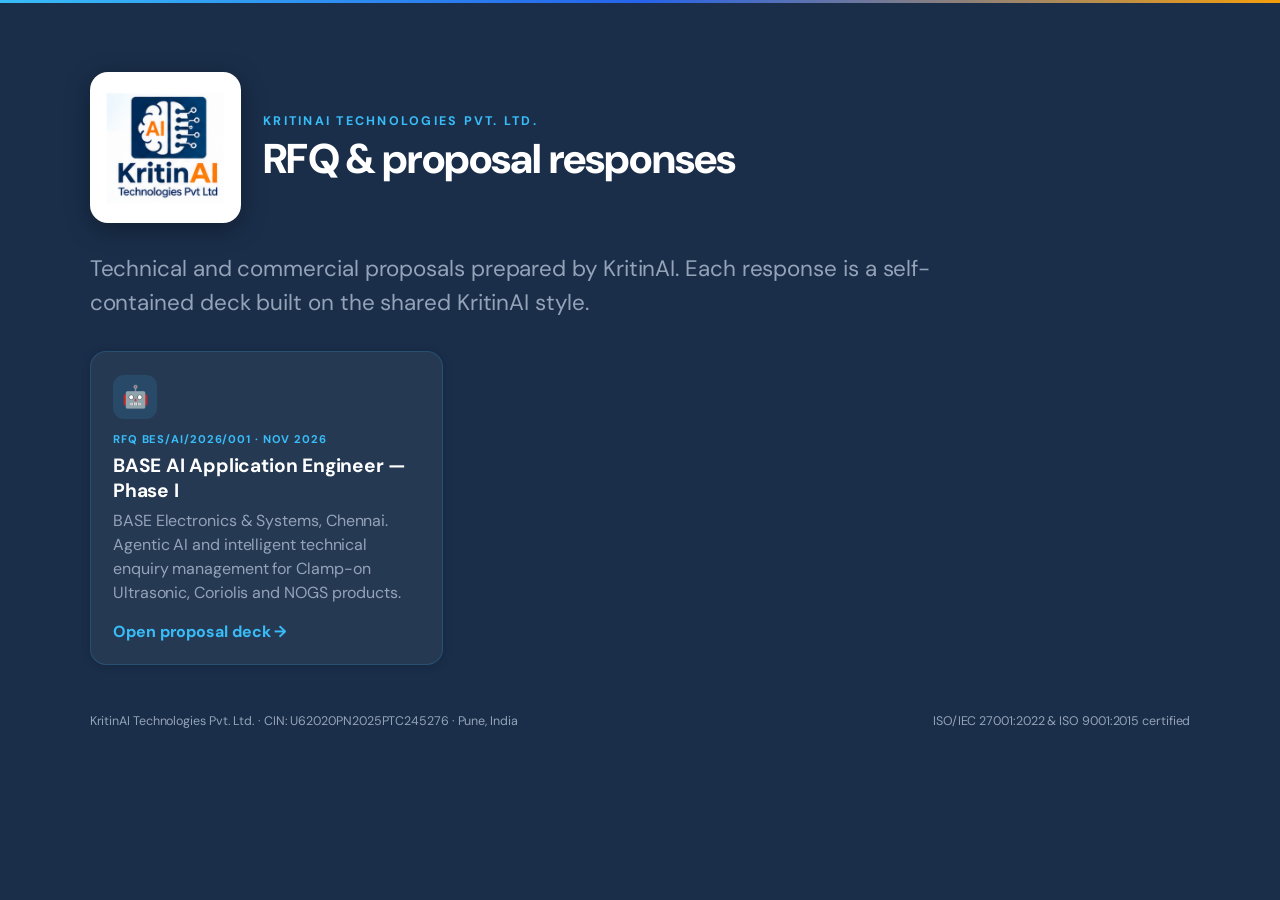
<file: index.html>
<!DOCTYPE html>
<html lang="en">
<head>
<meta charset="UTF-8" />
<meta name="viewport" content="width=device-width, initial-scale=1.0" />
<meta name="robots" content="noindex, nofollow" />
<title>KritinAI Technologies — RFQ &amp; Proposal Responses</title>
<link rel="icon" type="image/png" href="assets/img/kritinai-logo.png">
<link rel="preconnect" href="https://fonts.googleapis.com">
<link rel="preconnect" href="https://fonts.gstatic.com" crossorigin>
<link href="https://fonts.googleapis.com/css2?family=DM+Sans:opsz,wght@9..40,400;9..40,500;9..40,600;9..40,700;9..40,800;9..40,900&family=DM+Mono:wght@400;500&display=swap" rel="stylesheet">
<link rel="stylesheet" href="assets/css/kritinai-deck.css">
</head>
<body style="overflow:auto;">
  <main class="portal hero">
    <div class="cover-head">
      <div class="logo-tile"><img src="assets/img/kritinai-logo.png" alt="KritinAI Technologies Pvt Ltd"></div>
      <div>
        <div class="eyebrow" style="margin-bottom:.5rem;">KritinAI Technologies Pvt. Ltd.</div>
        <h2 style="margin-bottom:0;">RFQ &amp; proposal responses</h2>
      </div>
    </div>
    <p class="lead" style="margin-bottom:2rem;">Technical and commercial proposals prepared by KritinAI. Each response is a self-contained deck built on the shared KritinAI style.</p>

    <div class="cols-3">
      <div class="card">
        <div class="ico">🤖</div>
        <div style="font-size:.7rem; font-weight:700; text-transform:uppercase; letter-spacing:.08em; color:var(--terra); margin-bottom:.4rem;">RFQ BES/AI/2026/001 · Nov 2026</div>
        <h3>BASE AI Application Engineer — Phase I</h3>
        <p style="margin:.4rem 0 1rem;">BASE Electronics &amp; Systems, Chennai. Agentic AI and intelligent technical enquiry management for Clamp-on Ultrasonic, Coriolis and NOGS products.</p>
        <a href="rfq/bes-ai-application-engineer/">Open proposal deck →</a>
      </div>
    </div>

    <div class="footnote" style="position:static; margin-top:3rem;">
      <span>KritinAI Technologies Pvt. Ltd. · CIN: U62020PN2025PTC245276 · Pune, India</span>
      <span>ISO/IEC 27001:2022 &amp; ISO 9001:2015 certified</span>
    </div>
  </main>
</body>
</html>
</file>
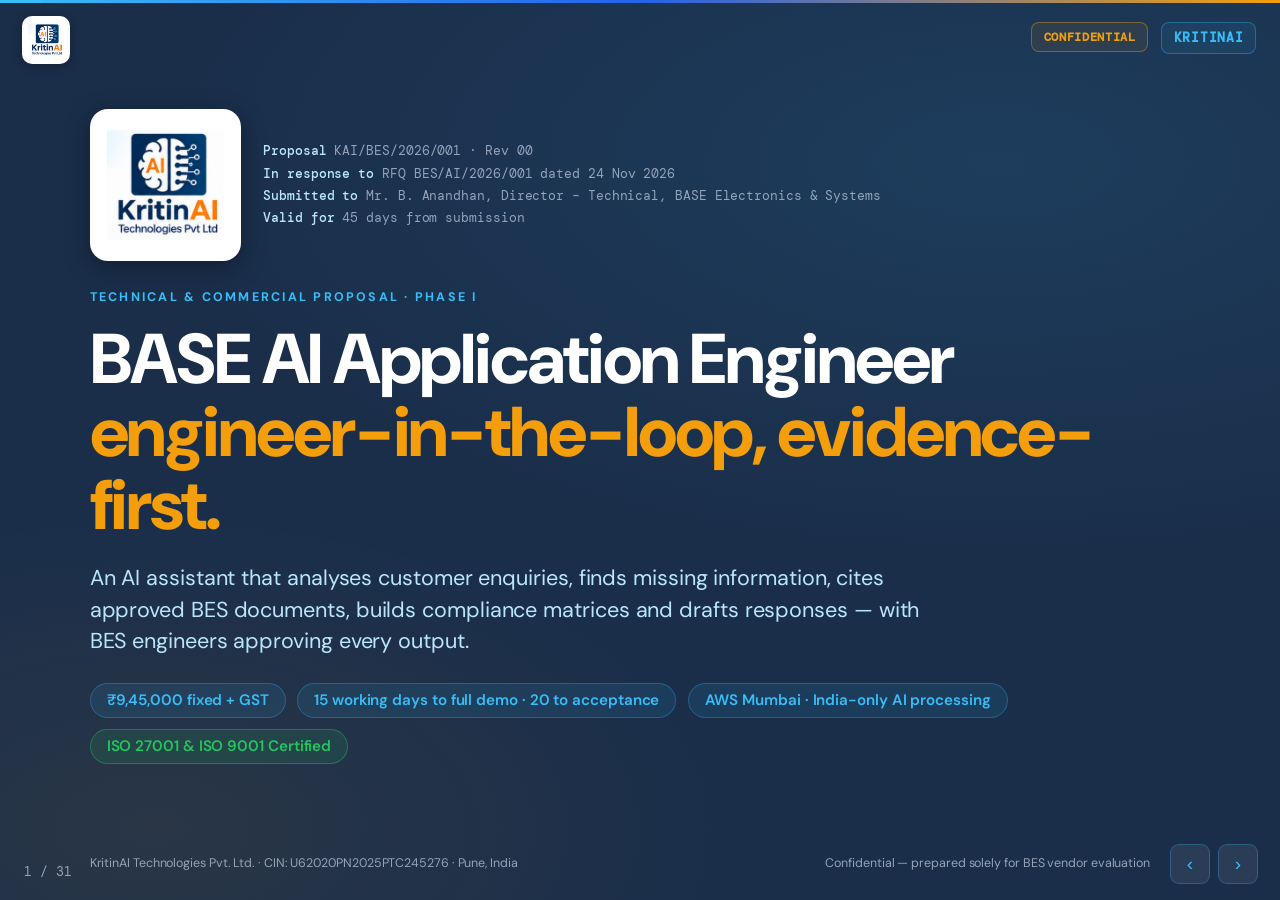
<file: rfq/bes-ai-application-engineer/index.html>
<!DOCTYPE html>
<html lang="en">
<head>
<meta charset="UTF-8" />
<meta name="viewport" content="width=device-width, initial-scale=1.0" />
<meta name="robots" content="noindex, nofollow" />
<title>KritinAI Proposal — BASE AI Application Engineer, Phase I (RFQ BES/AI/2026/001)</title>
<link rel="icon" type="image/png" href="../../assets/img/kritinai-logo.png">
<link rel="preconnect" href="https://fonts.googleapis.com">
<link rel="preconnect" href="https://fonts.gstatic.com" crossorigin>
<link href="https://fonts.googleapis.com/css2?family=DM+Sans:opsz,wght@9..40,400;9..40,500;9..40,600;9..40,700;9..40,800;9..40,900&family=DM+Mono:wght@400;500&display=swap" rel="stylesheet">
<link rel="stylesheet" href="../../assets/css/kritinai-deck.css">
</head>
<body>

<a class="brand-logo" href="../../index.html" title="KritinAI RFQ responses"><img src="../../assets/img/kritinai-logo.png" alt="KritinAI Technologies logo"></a>
<div class="conf-badge">CONFIDENTIAL</div>
<div class="brand-badge">KRITINAI</div>
<div class="progress" id="progress"></div>
<div class="deck">

  <!-- ══ 01 COVER ══════════════════════════════════════════════════════════ -->
  <section class="slide hero">
    <div style="margin:auto 0; position:relative; z-index:1;">
      <div class="cover-head">
        <div class="logo-tile"><img src="../../assets/img/kritinai-logo.png" alt="KritinAI Technologies Pvt Ltd"></div>
        <div class="cover-meta">
          <b>Proposal</b> KAI/BES/2026/001 · Rev 00<br/>
          <b>In response to</b> RFQ BES/AI/2026/001 dated 24 Nov 2026<br/>
          <b>Submitted to</b> Mr. B. Anandhan, Director – Technical, BASE Electronics &amp; Systems<br/>
          <b>Valid for</b> 45 days from submission
        </div>
      </div>
      <div class="eyebrow">Technical &amp; Commercial Proposal · Phase I</div>
      <h1>BASE AI Application Engineer<br/><span style="color:var(--warn);">engineer-in-the-loop, evidence-first.</span></h1>
      <p class="tag">An AI assistant that analyses customer enquiries, finds missing information, cites approved BES documents, builds compliance matrices and drafts responses — with BES engineers approving every output.</p>
      <div class="badge-row">
        <span class="pill">₹9,45,000 fixed + GST</span>
        <span class="pill">15 working days to full demo · 20 to acceptance</span>
        <span class="pill">AWS Mumbai · India-only AI processing</span>
        <span class="pill good">ISO 27001 &amp; ISO 9001 Certified</span>
      </div>
    </div>
    <div class="footnote">
      <span>KritinAI Technologies Pvt. Ltd. · CIN: U62020PN2025PTC245276 · Pune, India</span>
      <span>Confidential — prepared solely for BES vendor evaluation</span>
    </div>
  </section>

  <!-- ══ 02 CONTENTS ═══════════════════════════════════════════════════════ -->
  <section class="slide sand">
    <div class="eyebrow">Contents · follows RFQ §24 submission list</div>
    <h2>What this proposal covers.</h2>
    <div class="toc">
      <a href="#3" data-goto="3"><span class="n">01</span>Executive summary</a>
      <a href="#4" data-goto="4"><span class="n">02</span>About KritinAI</a>
      <a href="#5" data-goto="5"><span class="n">03</span>Understanding of BES requirements</a>
      <a href="#8" data-goto="8"><span class="n">04</span>Solution architecture</a>
      <a href="#12" data-goto="12"><span class="n">05</span>Scope compliance statement</a>
      <a href="#14" data-goto="14"><span class="n">06</span>Deviations, clarifications &amp; exclusions</a>
      <a href="#16" data-goto="16"><span class="n">07</span>Execution methodology</a>
      <a href="#18" data-goto="18"><span class="n">08</span>Milestone schedule</a>
      <a href="#20" data-goto="20"><span class="n">09</span>Team, governance &amp; qualification</a>
      <a href="#22" data-goto="22"><span class="n">10</span>Fixed-price commercial offer</a>
      <a href="#23" data-goto="23"><span class="n">11</span>Recurring costs, AI cost &amp; TCO</a>
      <a href="#25" data-goto="25"><span class="n">12</span>Payment terms</a>
      <a href="#26" data-goto="26"><span class="n">13</span>Warranty, support &amp; AMC</a>
      <a href="#27" data-goto="27"><span class="n">14</span>Data security &amp; ownership</a>
      <a href="#29" data-goto="29"><span class="n">15</span>Future integration strategy</a>
      <a href="#30" data-goto="30"><span class="n">16</span>Clarifications &amp; acceptance</a>
    </div>
    <div class="footnote">
      <span>KritinAI Technologies Pvt. Ltd. · Proposal KAI/BES/2026/001</span>
      <span>Use ← → keys or swipe to navigate</span>
    </div>
  </section>

  <!-- ══ 03 EXECUTIVE SUMMARY ══════════════════════════════════════════════ -->
  <section class="slide">
    <div class="eyebrow">01 · Executive summary</div>
    <h2 class="sm">A secure assistant that BES engineers control — owned by BES from day one.</h2>
    <div class="cols cols-top" style="gap:2.2rem;">
      <div>
        <p style="margin-bottom:.9rem; font-size:1.02rem;">Phase I covers <strong style="color:#fff;">Clamp-on Ultrasonic Flowmeters, Coriolis Mass Flowmeters and NOGS Level Measurement Systems</strong>. The assistant analyses enquiries, lists missing or contradictory parameters, drafts clarification e-mails, retrieves evidence from approved BES documents, builds a cited compliance matrix and drafts responses for engineer approval. It also runs the enquiry register, assignments, reminders and a management dashboard.</p>
        <div class="callout" style="margin-bottom:.9rem;"><p>The AI proposes, BES engineers decide. A coded rule — not a prompt — blocks any “Complied” status without an approved source passage. Nothing is sent to a customer from the system in Phase I.</p></div>
        <ul class="feat sm">
          <li>One application, one PostgreSQL database, one deterministic AI workflow — no agent swarm</li>
          <li>Runs in a BES-owned AWS account in Mumbai; Claude on Amazon Bedrock with India-only processing</li>
          <li>Complete source code, prompts, workflows and documentation handed to BES</li>
          <li>Director-led delivery: Awanish Kumar Prajapati is Project Manager and joins every review</li>
        </ul>
      </div>
      <div class="cols-2" style="margin-top:0;">
        <div class="stat feature sm"><div class="big">₹9.45<span class="unit">L</span></div><div class="lbl">Fixed one-time price, excl. GST (₹11,15,100 incl. 18% GST)</div></div>
        <div class="stat sm"><div class="big">15<span class="unit">+5</span></div><div class="lbl">Working days: all modules demonstrated, then joint UAT &amp; handover</div></div>
        <div class="stat sm"><div class="big">₹37</div><div class="lbl">Estimated AI cost per enquiry, billed by AWS to BES at actuals</div></div>
        <div class="stat sm"><div class="big">₹0</div><div class="lbl">Platform, per-user or workflow licence fees — open-source core stack</div></div>
      </div>
    </div>
    <div class="footnote">
      <span>KritinAI Technologies Pvt. Ltd. · Proposal KAI/BES/2026/001</span>
      <span>All prices in INR, GST extra</span>
    </div>
  </section>

  <!-- ══ 04 ABOUT KRITINAI ═════════════════════════════════════════════════ -->
  <section class="slide sand">
    <div class="eyebrow">02 · About KritinAI</div>
    <h2 class="sm">Enterprise engineering discipline, applied to BES’s first AI initiative.</h2>
    <div class="cols cols-top" style="gap:2.2rem;">
      <div>
        <p style="margin-bottom:1rem; font-size:1.02rem;">KritinAI Technologies Pvt. Ltd. is a Pune-based engineering company. Our team has built and shipped systems inside Morgan Stanley, Barclays, Deutsche Bank, Citi, UBS and Fiserv, and brings the same discipline to industrial clients.</p>
        <div class="cols-2" style="margin-top:0; gap:.9rem;">
          <div class="stat sm feature"><div class="big">20<span class="unit">+</span></div><div class="lbl">Years of enterprise engineering in the founding team</div></div>
          <div class="stat sm"><div class="big">14<span class="unit">+</span></div><div class="lbl">Industries served, incl. energy, manufacturing &amp; government</div></div>
        </div>
        <div class="badge-row" style="margin-top:1rem;">
          <span class="tech-tag">LangGraph</span><span class="tech-tag">RAG</span><span class="tech-tag">n8n</span><span class="tech-tag">MCP</span><span class="tech-tag">Python</span><span class="tech-tag">Java / Spring Boot</span><span class="tech-tag">React</span><span class="tech-tag">AWS</span><span class="tech-tag">DevSecOps</span>
        </div>
      </div>
      <div class="cols-2" style="margin-top:0; gap:1rem;">
        <div class="card compact" style="display:flex; gap:.9rem; align-items:flex-start;">
          <img class="cert-img" style="max-width:84px;" src="../../assets/img/iso-27001-2022.jpg" alt="ISO/IEC 27001:2022 certificate">
          <div><h3 style="font-size:.95rem;">ISO/IEC 27001:2022</h3><p style="font-size:.78rem;">Cert. 3050260804111IS<br/>Valid to 3 Aug 2029<br/>QRO Certification LLP · IAF</p></div>
        </div>
        <div class="card compact" style="display:flex; gap:.9rem; align-items:flex-start;">
          <img class="cert-img" style="max-width:84px;" src="../../assets/img/iso-9001-2015.jpg" alt="ISO 9001:2015 certificate">
          <div><h3 style="font-size:.95rem;">ISO 9001:2015</h3><p style="font-size:.78rem;">Cert. 3050260804110Q<br/>Valid to 3 Aug 2029<br/>QRO Certification LLP · IAF</p></div>
        </div>
        <div class="card compact" style="grid-column:1 / -1;">
          <h3 style="font-size:.95rem;">Company registration</h3>
          <p style="font-size:.82rem;">CIN U62020PN2025PTC245276 · GSTIN 27AAMCK1105B1Z2 · Pune, Maharashtra<br/>connectus@kritinai.com · +91 8446878088 · kritinai.com</p>
        </div>
      </div>
    </div>
    <div class="footnote">
      <span>KritinAI Technologies Pvt. Ltd.</span>
      <span>Certificates verifiable at qrocert.org</span>
    </div>
  </section>

  <!-- ══ 05 UNDERSTANDING ══════════════════════════════════════════════════ -->
  <section class="slide">
    <div class="eyebrow">03 · Understanding of BES requirements</div>
    <h2 class="sm">Cut repetitive enquiry work — without unsupported commitments.</h2>
    <p class="lead sm">BES has about 27 years of experience in flow, level and density measurement. Today senior engineers hold most selection knowledge; Phase I captures it in approved documents and repeatable checklists, and lays the base for the BASE Digital Technical Department.</p>
    <div class="cols-3">
      <div class="card compact"><div class="ico">🎯</div><h3>Objectives</h3><p>Less repetitive work and fewer routine escalations; faster, standardised responses; stronger new engineers; preserved knowledge; structured registration and tracking.</p></div>
      <div class="card compact"><div class="ico">📦</div><h3>Phase I boundary</h3><p>Three product categories · internal users only (5+ named users, 5 roles) · 10–20 approved documents · no pricing, quotations or autonomous customer communication.</p></div>
      <div class="card compact"><div class="ico">🛡</div><h3>Non-negotiables</h3><p>All ten §9 safety requirements are treated as acceptance gates, not features — each is enforced in code (see the safety-controls slide).</p></div>
    </div>
    <div class="badge-row">
      <span class="pill">Clamp-on Ultrasonic Flowmeters</span>
      <span class="pill">Coriolis Mass Flowmeters</span>
      <span class="pill">NOGS Level Measurement Systems</span>
      <span class="pill warn">Website, CRM, WhatsApp, ERP → later phases</span>
    </div>
    <div class="footnote">
      <span>KritinAI Technologies Pvt. Ltd. · Proposal KAI/BES/2026/001</span>
      <span>RFQ §1–§3</span>
    </div>
  </section>

  <!-- ══ 06 FUNCTIONAL REQUIREMENTS ════════════════════════════════════════ -->
  <section class="slide sand top">
    <div class="eyebrow">03 · Understanding — functions (RFQ §4)</div>
    <h2 class="sm">Ten functions, each with a clear test of success.</h2>
    <div class="tbl-wrap">
      <table class="tbl sm">
        <tr><th>Clause</th><th>Requirement in brief</th><th>What success looks like</th></tr>
        <tr><td><strong>4.1</strong> Knowledge base</td><td>Approved PDF, Word, Excel; BES-administered upload, replace, remove; revision control</td><td>Every BES-specific answer cites document, revision and page</td></tr>
        <tr><td><strong>4.2</strong> Enquiry analysis</td><td>Text, pasted e-mail/WhatsApp or file; 15 parameter groups extracted</td><td>Each value tagged Supplied, Inferred, Missing or Awaiting confirmation</td></tr>
        <tr><td><strong>4.3</strong> Clarification</td><td>Missing or contradictory parameters; technology-specific questions; draft e-mail</td><td>Draft only — nothing sent without engineer authorisation</td></tr>
        <tr><td><strong>4.4</strong> Product selection</td><td>Candidate technologies and BES models from approved documents</td><td>No invented models, specifications or certificates; engineer decides</td></tr>
        <tr><td><strong>4.5</strong> Compliance matrix</td><td>Parameter · requirement · BES spec · status · source; six statuses</td><td>No evidence means no “Complied”; Excel export</td></tr>
        <tr><td><strong>4.6</strong> Response drafts</td><td>Six response types</td><td>Human approval before any external use</td></tr>
        <tr><td><strong>4.7</strong> Enquiry register</td><td>14 fields, status updates, history, duplicate flagging</td><td>Single source of truth for every enquiry</td></tr>
        <tr><td><strong>4.8</strong> Assignment &amp; follow-up</td><td>Configurable assignment, due dates, reminders, overdue, escalation</td><td>Rule-based and auditable</td></tr>
        <tr><td><strong>4.9</strong> Dashboard</td><td>Eight management measures</td><td>Figures computed from records, never estimated by AI</td></tr>
        <tr><td><strong>4.10</strong> Training assistant</td><td>Q&amp;A for engineers</td><td>General knowledge labelled apart from verified BES specifications</td></tr>
      </table>
    </div>
    <div class="footnote">
      <span>KritinAI Technologies Pvt. Ltd. · Proposal KAI/BES/2026/001</span>
      <span>RFQ §4.1–§4.10</span>
    </div>
  </section>

  <!-- ══ 07 SAMPLE CASES ═══════════════════════════════════════════════════ -->
  <section class="slide">
    <div class="eyebrow">03 · Understanding — sample cases (RFQ §5)</div>
    <h2 class="sm">The three cases test three different behaviours.</h2>
    <div class="cols-3">
      <div class="card compact" style="border-top:4px solid var(--terra);">
        <div style="font-size:.7rem; font-weight:700; text-transform:uppercase; letter-spacing:.08em; color:var(--terra); margin-bottom:.4rem;">Case 1 · Extraction &amp; completeness</div>
        <h3>Clamp-on ultrasonic</h3>
        <p style="margin-bottom:.6rem;">8″ carbon steel, water at 80 °C, 50–250 m³/h, 4–20 mA + RS-485 Modbus.</p>
        <p><strong style="color:#fff;">Correct behaviour:</strong> extract stated values; ask for pipe schedule/wall thickness, lining, straight runs, pressure, accuracy, power, hazardous area, sensor temperature rating and quantity; partial matrix; clarification e-mail; register and assign.</p>
      </div>
      <div class="card compact" style="border-top:4px solid var(--warn);">
        <div style="font-size:.7rem; font-weight:700; text-transform:uppercase; letter-spacing:.08em; color:var(--warn); margin-bottom:.4rem;">Case 2 · Refusing to over-claim</div>
        <h3>Coriolis density accuracy</h3>
        <p style="margin-bottom:.6rem;">Density accuracy of 0.0001 g/cm³ required.</p>
        <p><strong style="color:#fff;">Correct behaviour:</strong> flag as critical; compare with the approved datasheet value and its conditions; mark Deviated, or Not verified where evidence is missing; route to senior approval.</p>
      </div>
      <div class="card compact" style="border-top:4px solid var(--good);">
        <div style="font-size:.7rem; font-weight:700; text-transform:uppercase; letter-spacing:.08em; color:var(--good); margin-bottom:.4rem;">Case 3 · Judgement with gaps</div>
        <h3>NOGS on an ESP ash hopper</h3>
        <p style="margin-bottom:.6rem;">Non-contact level detection in a thermal power station.</p>
        <p><strong style="color:#fff;">Correct behaviour:</strong> identify the application; retrieve NOGS notes; request hopper geometry, wall construction and thickness, material temperature, mounting access; preliminary assessment with a site-evaluation flag.</p>
      </div>
    </div>
    <div class="callout" style="margin-top:1.1rem;"><p>All three cases enter the automated test suite on day 1 and run against every code change.</p></div>
    <div class="footnote">
      <span>KritinAI Technologies Pvt. Ltd. · Proposal KAI/BES/2026/001</span>
      <span>RFQ §5</span>
    </div>
  </section>

  <!-- ══ 08 ARCHITECTURE ═══════════════════════════════════════════════════ -->
  <section class="slide sand top">
    <div class="eyebrow">04 · Proposed solution architecture</div>
    <h2 class="sm">One deterministic AI workflow inside the BES AWS account.</h2>
    <svg class="arch" viewBox="0 0 980 520" role="img" aria-label="Solution architecture: users, web app, API, AI workflow, validator, n8n, Bedrock, PostgreSQL, S3 inside the BES AWS account">
      <defs><marker id="ah" viewBox="0 0 10 10" refX="9" refY="5" markerWidth="7" markerHeight="7" orient="auto-start-reverse"><path class="head" d="M0 0L10 5L0 10z"/></marker></defs>
      <g class="wires">
        <path class="wire" d="M490 62V112" marker-end="url(#ah)"/>
        <path class="wire" d="M490 166V196" marker-end="url(#ah)"/>
        <path class="wire" d="M250 250V292" marker-end="url(#ah)"/>
        <path class="wire" d="M730 250V292" marker-end="url(#ah)"/>
        <path class="wire" d="M330 340H366" marker-end="url(#ah)"/>
        <path class="wire" d="M180 388V420" marker-end="url(#ah)"/>
        <path class="wire" d="M490 388V420" marker-end="url(#ah)"/>
        <path class="wire" d="M770 224H950V452H932" marker-end="url(#ah)"/>
      </g>
      <rect class="box" x="340" y="8" width="300" height="54" rx="10"/>
      <text class="ttl" x="490" y="31" text-anchor="middle">BES users in a web browser</text>
      <text class="sub" x="490" y="50" text-anchor="middle">Five roles · no software to install</text>

      <rect class="zone" x="20" y="80" width="942" height="430" rx="14"/>
      <text class="zttl" x="40" y="104">BES-owned AWS account · Asia Pacific (Mumbai)</text>

      <rect class="box" x="210" y="112" width="560" height="54" rx="10"/>
      <text class="ttl" x="490" y="135" text-anchor="middle">Web application (React)</text>
      <text class="sub" x="490" y="154" text-anchor="middle">Enquiries · compliance matrix · drafts · register · dashboard · admin</text>

      <rect class="box" x="210" y="196" width="560" height="54" rx="10"/>
      <text class="ttl" x="490" y="219" text-anchor="middle">Application API (Python FastAPI)</text>
      <text class="sub" x="490" y="238" text-anchor="middle">Sign-in &amp; roles · register · documents · exports · audit log</text>

      <rect class="box" x="40" y="292" width="290" height="96" rx="10"/>
      <text class="ttl" x="56" y="318">AI workflow (LangGraph)</text>
      <text class="sub" x="56" y="340">Extract, find gaps, retrieve, compare</text>
      <text class="sub" x="56" y="358">and draft — then wait for</text>
      <text class="sub" x="56" y="376">engineer approval</text>

      <rect class="box key" x="366" y="292" width="248" height="96" rx="10"/>
      <text class="ttl" x="382" y="318">Compliance validator</text>
      <text class="sub" x="382" y="340" style="fill:#fff">A coded rule, not a prompt:</text>
      <text class="sub" x="382" y="358" style="fill:#fff">no citation → no “Complied”</text>
      <text class="sub" x="382" y="376" style="fill:#fff">Checks models &amp; certificates</text>

      <rect class="box" x="650" y="292" width="282" height="96" rx="10"/>
      <text class="ttl" x="666" y="318">Rule automation (n8n)</text>
      <text class="sub" x="666" y="340">Assignment, reminders,</text>
      <text class="sub" x="666" y="358">overdue and escalation</text>
      <text class="sub" x="666" y="376">Internal e-mail via Amazon SES</text>

      <rect class="box" x="40" y="420" width="290" height="70" rx="10"/>
      <text class="ttl" x="56" y="446">Amazon Bedrock · India</text>
      <text class="sub" x="56" y="468">Claude Sonnet 5, Haiku 4.5, Titan</text>
      <text class="sub" x="56" y="484">India-only routing · inputs not stored</text>

      <rect class="box" x="366" y="420" width="248" height="70" rx="10"/>
      <text class="ttl" x="382" y="446">PostgreSQL + pgvector</text>
      <text class="sub" x="382" y="468">Records, passages, vectors,</text>
      <text class="sub" x="382" y="484">audit log, workflow state</text>

      <rect class="box" x="650" y="420" width="282" height="70" rx="10"/>
      <text class="ttl" x="666" y="446">S3 document store</text>
      <text class="sub" x="666" y="468">Approved files and revisions,</text>
      <text class="sub" x="666" y="484">versioned backups</text>
    </svg>
    <p style="font-size:.92rem; color:var(--muted); max-width:none; margin-top:.6rem;">The API is the single entry point: it serves the web app, starts the AI workflow, and reads and writes PostgreSQL and S3. The validator sits between the AI and the user, so an unsupported “Complied” never reaches an engineer’s screen.</p>
    <div class="footnote">
      <span>KritinAI Technologies Pvt. Ltd. · Proposal KAI/BES/2026/001</span>
      <span>RFQ §6</span>
    </div>
  </section>

  <!-- ══ 09 AI WORKFLOW ════════════════════════════════════════════════════ -->
  <section class="slide">
    <div class="eyebrow">04 · Architecture — the AI enquiry workflow</div>
    <h2 class="sm">Nine fixed steps, not a team of autonomous agents.</h2>
    <div class="cols cols-top" style="gap:2.5rem;">
      <div class="steps compact">
        <div class="step"><div class="num">1</div><div><h3>Classify</h3><p>Product category, enquiry type, out-of-scope detection (light model).</p></div></div>
        <div class="step"><div class="num">2</div><div><h3>Extract</h3><p>Typed parameter schema; every value tagged Supplied, Inferred, Missing or Awaiting confirmation, with quoted source text.</p></div></div>
        <div class="step"><div class="num">3</div><div><h3>Check gaps &amp; contradictions</h3><p>Category checklist in code, then technology-specific questions from the model.</p></div></div>
        <div class="step"><div class="num">4</div><div><h3>Retrieve evidence</h3><p>Hybrid keyword + vector search over approved, current, role-permitted documents — access filter runs in the database first.</p></div></div>
        <div class="step"><div class="num">5</div><div><h3>Assess compliance</h3><p>Model proposes a status per parameter and must cite passage IDs.</p></div></div>
      </div>
      <div class="steps compact">
        <div class="step"><div class="num" style="background:rgba(245,158,11,.14); border-color:rgba(245,158,11,.45); color:var(--warn);">6</div><div><h3>Validate (code)</h3><p>Citations must exist and support the value; model numbers, figures and certificates checked; unsupported → “Not verified”; conflicts flagged.</p></div></div>
        <div class="step"><div class="num">7</div><div><h3>Draft</h3><p>Clarification e-mail or response from BES-approved templates.</p></div></div>
        <div class="step"><div class="num">8</div><div><h3>Engineer review</h3><p>Workflow pauses until an authorised engineer edits and approves; critical deviations (Case 2) route to a senior approver.</p></div></div>
        <div class="step"><div class="num">9</div><div><h3>Record</h3><p>Every step, version and approval saved to the register and audit log.</p></div></div>
        <div class="callout" style="margin-top:.4rem;"><p>State is saved after each step — a restart or an AI service error resumes the enquiry instead of losing it (§9.8).</p></div>
      </div>
    </div>
    <div class="footnote">
      <span>KritinAI Technologies Pvt. Ltd. · Proposal KAI/BES/2026/001</span>
      <span>RFQ §4, §6, §9</span>
    </div>
  </section>

  <!-- ══ 10 TECHNOLOGY CHOICES ═════════════════════════════════════════════ -->
  <section class="slide sand top">
    <div class="eyebrow">04 · Architecture — technology choices</div>
    <h2 class="sm">Each choice justified on reliability, security and total cost.</h2>
    <div class="tbl-wrap">
      <table class="tbl sm">
        <tr><th>Layer</th><th>Choice</th><th>Why</th><th>Set aside</th></tr>
        <tr><td><strong>User interface</strong></td><td>React + TypeScript, responsive</td><td>Browser-based, no install; components embeddable in the BES website later</td><td>Low-code portals</td></tr>
        <tr><td><strong>Application API</strong></td><td>Python FastAPI</td><td>Same language as the AI stack; typed; OpenAPI docs for integrations</td><td>Second backend language</td></tr>
        <tr><td><strong>AI orchestration</strong></td><td>LangGraph (MIT), single graph</td><td>Explicit, testable steps; durable state; built-in human-approval pause</td><td>Multi-agent frameworks (§6)</td></tr>
        <tr><td><strong>Rule automation</strong></td><td>n8n Community Edition, self-hosted</td><td>Readable flows; ready connectors for Zoho, e-mail, WhatsApp; no licence fee</td><td>Cron-only jobs</td></tr>
        <tr><td><strong>AI models</strong></td><td>Claude Sonnet 5 &amp; Haiku 4.5 on Bedrock (India)</td><td>India-only processing; inputs not stored; billed to BES; strong at extraction and citing</td><td>OpenAI / Gemini — switchable</td></tr>
        <tr><td><strong>Embeddings</strong></td><td>Amazon Titan Text Embeddings V2</td><td>Runs in Mumbai; very low cost</td><td>External embedding APIs</td></tr>
        <tr><td><strong>Database</strong></td><td>PostgreSQL 16 + pgvector on RDS</td><td>One store for records, vectors, audit and workflow state; managed backups</td><td>Separate vector DB vendor</td></tr>
        <tr><td><strong>Documents</strong></td><td>pdfplumber, pypdf, python-docx, openpyxl; Textract</td><td>Permissive licences; tables preserved; OCR for scans</td><td>AGPL PDF libraries</td></tr>
        <tr><td><strong>Hosting</strong></td><td>EC2 + Docker Compose + Caddy HTTPS</td><td>Simple and low cost at pilot scale; portable; clear path to ECS</td><td>Kubernetes (overkill)</td></tr>
        <tr><td><strong>Auth &amp; monitoring</strong></td><td>Built-in RBAC + TOTP; CloudWatch + in-app AI run log</td><td>No per-user fees; cost per enquiry measured for §13</td><td>External AI tracing services</td></tr>
      </table>
    </div>
    <p style="font-size:.86rem; color:var(--muted); max-width:none; margin-top:.6rem;">Performance targets, measured in UAT: typical enquiry analysed in under 90 seconds; document search answers in under 5 seconds. Backups: RDS point-in-time recovery (7 days), weekly snapshots, S3 versioning, tested restore runbook.</p>
    <div class="footnote">
      <span>KritinAI Technologies Pvt. Ltd. · Proposal KAI/BES/2026/001</span>
      <span>RFQ §6</span>
    </div>
  </section>

  <!-- ══ 11 SAFETY CONTROLS ════════════════════════════════════════════════ -->
  <section class="slide top">
    <div class="eyebrow">04 · Architecture — mandatory safety requirements (RFQ §9)</div>
    <h2 class="sm">Every §9 requirement is enforced by a named control.</h2>
    <div class="tbl-wrap">
      <table class="tbl sm">
        <tr><th>§9</th><th>Requirement</th><th>Enforced by</th></tr>
        <tr><td>1</td><td>BES claims traceable to approved sources</td><td>Retrieval limited to approved, current revisions; citation required on every BES-specific claim</td></tr>
        <tr><td>2</td><td>Missing information identified</td><td>Category checklist in code plus provenance tags on every parameter</td></tr>
        <tr><td>3</td><td>No unsupported specifications</td><td>Validator checks values, model numbers and certificates against cited passages</td></tr>
        <tr><td>4</td><td>Conflicting documents flagged</td><td>Validator compares values across cited passages and raises a conflict flag</td></tr>
        <tr><td>5</td><td>AI never approves suitability</td><td>No approval action exists for the AI; only users with the right role can approve</td></tr>
        <tr><td>6</td><td>Human approval before external communication</td><td>Workflow pause; drafts marked “Draft — not approved” until signed off</td></tr>
        <tr><td>7</td><td>No quotations or commitments</td><td>Commercial terms blocked in prompts and templates; no pricing data in the knowledge base</td></tr>
        <tr><td>8</td><td>Errors recorded and communicated</td><td>Error log, user message and admin alert for every failed step</td></tr>
        <tr><td>9</td><td>Uploads treated as data</td><td>Uploaded text wrapped and labelled as data; the AI has no tools that send, delete or change records; outputs schema-checked</td></tr>
        <tr><td>10</td><td>No unauthorised retrieval</td><td>Role and document-access filter in the database query, plus permission tests in the test suite</td></tr>
      </table>
    </div>
    <div class="footnote">
      <span>KritinAI Technologies Pvt. Ltd. · Proposal KAI/BES/2026/001</span>
      <span>RFQ §9</span>
    </div>
  </section>

  <!-- ══ 12 COMPLIANCE (FUNCTIONAL) ════════════════════════════════════════ -->
  <section class="slide sand top">
    <div class="eyebrow">05 · Scope compliance statement — functional (1 of 2)</div>
    <h2 class="sm">Full compliance with every functional clause.</h2>
    <div class="tbl-wrap">
      <table class="tbl sm">
        <tr><th>Clause</th><th>Requirement</th><th>Status</th><th>How KritinAI meets it</th></tr>
        <tr><td>§3</td><td>Three categories; add more without redevelopment</td><td><span class="tag-c">C</span></td><td>Each category is a configuration pack (checklist, rules, documents) — no code change to add one</td></tr>
        <tr><td>4.1</td><td>Knowledge base, document types, BES administration, revisions</td><td><span class="tag-c">C</span></td><td>Admin console; replacing a document creates a new revision and retires the old one from retrieval</td></tr>
        <tr><td>4.1</td><td>Searchable PDF, Word, Excel</td><td><span class="tag-cc">CC</span></td><td>Text PDF, DOCX, tabular XLSX fully; scanned PDFs by OCR within an agreed page limit (C2)</td></tr>
        <tr><td>4.2</td><td>Three input channels; 15 parameter groups; supplied vs inferred vs missing</td><td><span class="tag-c">C</span></td><td>Text, paste, file upload (PDF, DOCX, XLSX, TXT, EML); typed schema; provenance tag + quoted text per field</td></tr>
        <tr><td>4.3</td><td>Clarifications, draft e-mail, no automatic transmission</td><td><span class="tag-c">C</span></td><td>Checklist + AI reasoning; no customer-facing send function in Phase I</td></tr>
        <tr><td>4.4</td><td>Product selection from approved documents only; no invention</td><td><span class="tag-c">C</span></td><td>Post-generation validator checks every model number, value and certificate against cited passages</td></tr>
        <tr><td>4.5</td><td>Matrix format, six statuses, no evidence → no “Complied”, Excel</td><td><span class="tag-c">C</span></td><td>Enforced in code; unsupported statuses downgraded to “Not verified”; formatted .xlsx export</td></tr>
        <tr><td>4.6</td><td>Six draft types; human approval; no pricing</td><td><span class="tag-c">C</span></td><td>Templates per type; approval recorded; commercial terms blocked</td></tr>
        <tr><td>4.7</td><td>14-field register, history, duplicates</td><td><span class="tag-cc">CC</span></td><td>All fields and version history; duplicates flagged for user decision (C4)</td></tr>
        <tr><td>4.8</td><td>Assignment, reminders, overdue, escalation</td><td><span class="tag-cc">CC</span></td><td>Rule-based; reminders on dashboard and by internal e-mail (C5)</td></tr>
        <tr><td>4.9 / 4.10</td><td>Dashboard from records; training assistant</td><td><span class="tag-c">C</span></td><td>SQL aggregates only; answers split into “Verified from BES documents” and “General engineering guidance”</td></tr>
      </table>
    </div>
    <div class="footnote">
      <span><span class="tag-c">C</span> Complied · <span class="tag-cc">CC</span> Complied with clarification · <span class="tag-d">D</span> Deviation</span>
      <span>RFQ §3–§4</span>
    </div>
  </section>

  <!-- ══ 13 COMPLIANCE (CONTRACTUAL) ═══════════════════════════════════════ -->
  <section class="slide top">
    <div class="eyebrow">05 · Scope compliance statement — architecture &amp; contract (2 of 2)</div>
    <h2 class="sm">One deviation: the acceptance window.</h2>
    <div class="tbl-wrap">
      <table class="tbl sm">
        <tr><th>Clause</th><th>Requirement</th><th>Status</th><th>KritinAI response</th></tr>
        <tr><td>§5–§9</td><td>Sample cases, architecture, integrations foundation, five roles &amp; RBAC, ten safety rules</td><td><span class="tag-c">C</span></td><td>Built into the test suite; architecture slides; API-first; access filter in database queries</td></tr>
        <tr><td>§10</td><td>15 working days</td><td><span class="tag-d">D</span></td><td>15 working days to a fully demonstrated, tested system; +5 for UAT, fixes, training and handover (D1)</td></tr>
        <tr><td>§11</td><td>20 mandatory deliverables</td><td><span class="tag-c">C</span></td><td>All 20 delivered — mapping on the methodology slide</td></tr>
        <tr><td>§12</td><td>UAT, scorecard, minimum criteria</td><td><span class="tag-cc">CC</span></td><td>Accepted; test-case and scoring conventions agreed at M1 (C6, C7)</td></tr>
        <tr><td>§13</td><td>Productivity measures</td><td><span class="tag-cc">CC</span></td><td>All seven measured; 40% target pursued, not guaranteed — as the RFQ states (C8)</td></tr>
        <tr><td>§14–§15</td><td>NDA, data protection, disclosures, IP, BES-owned accounts</td><td><span class="tag-c">C</span></td><td>Data security and ownership slides</td></tr>
        <tr><td>§16</td><td>Vendor qualification</td><td><span class="tag-c">C</span></td><td>Team &amp; qualification slides</td></tr>
        <tr><td>§17–§18</td><td>Itemised fixed price; recurring cost; TCO; 20/40/40 payments</td><td><span class="tag-c">C</span></td><td>Commercial slides; payment terms accepted</td></tr>
        <tr><td>§19</td><td>90-day warranty, targets, AMC</td><td><span class="tag-cc">CC</span></td><td>Accepted; third-party outages excluded from targets (C9)</td></tr>
        <tr><td>§20–§22</td><td>Governance, change management, exclusions</td><td><span class="tag-c">C</span></td><td>Accepted as written</td></tr>
        <tr><td>§24</td><td>Validity ≥ 30 days</td><td><span class="tag-c">C</span></td><td>45 days</td></tr>
      </table>
    </div>
    <div class="footnote">
      <span>KritinAI Technologies Pvt. Ltd. · Proposal KAI/BES/2026/001</span>
      <span>RFQ §5–§24</span>
    </div>
  </section>

  <!-- ══ 14 DEVIATION & CLARIFICATIONS ═════════════════════════════════════ -->
  <section class="slide sand top">
    <div class="eyebrow">06 · Deviation and clarifications</div>
    <h2 class="sm">Fixing what the RFQ leaves open, so both sides test the same scope.</h2>
    <div class="callout warn" style="margin-bottom:.9rem;"><p>D1 · Schedule (§10): Days 1–15 build, demonstrate and test all modules (RFQ M1–M4 + internal acceptance). Days 16–20 joint UAT with held-back cases, corrections, retest, restore demo, training and handover. If all inputs arrive on Day 0 and UAT cases by Day 10, we will aim to finish within 15 days and report daily.</p></div>
    <div class="tbl-wrap">
      <table class="tbl sm">
        <tr><th>No.</th><th>Topic</th><th>Clarification</th></tr>
        <tr><td>C1</td><td>Pilot capacity</td><td>Up to 15 named users, 10 concurrent, 1,000 enquiries/month, 30 documents or 2,000 pages</td></tr>
        <tr><td>C2</td><td>Document processing</td><td>Text PDF, DOCX, tabular XLSX fully; OCR up to 300 scanned pages; drawings, P&amp;IDs, images stored and cited but not interpreted</td></tr>
        <tr><td>C3</td><td>Language</td><td>English; partly Tamil/Hindi enquiries best-effort and flagged for review</td></tr>
        <tr><td>C4</td><td>Duplicates</td><td>Flagged for user decision, not blocked automatically</td></tr>
        <tr><td>C5</td><td>Notifications</td><td>Dashboard and internal e-mail; WhatsApp/SMS alerts a later option</td></tr>
        <tr><td>C6</td><td>UAT test cases</td><td>Within the three categories and supported formats; “out of scope”, “Information required” or “Not verified” can be correct answers; outcomes written before testing</td></tr>
        <tr><td>C7</td><td>Extraction accuracy</td><td>Mandatory parameters and scoring rules agreed at M1; 90% applies to clearly stated values</td></tr>
        <tr><td>C8</td><td>Productivity</td><td>Timed manual baseline vs AI-assisted run on the same enquiries; reported as measured</td></tr>
        <tr><td>C9</td><td>Support</td><td>Targets exclude AWS / Bedrock / third-party outages — we diagnose, inform and restore when service returns</td></tr>
      </table>
    </div>
    <div class="footnote">
      <span>KritinAI Technologies Pvt. Ltd. · Proposal KAI/BES/2026/001</span>
      <span>RFQ §10, §12, §13, §19, §22</span>
    </div>
  </section>

  <!-- ══ 15 ASSUMPTIONS & EXCLUSIONS ═══════════════════════════════════════ -->
  <section class="slide">
    <div class="eyebrow">06 · Assumptions and exclusions</div>
    <h2 class="sm">What the fixed price assumes — and leaves out.</h2>
    <div class="cols-2" style="gap:1.4rem;">
      <div class="card">
        <h3>Assumptions</h3>
        <ul class="feat sm">
          <li>Mutual NDA signed; BES AWS account and GitHub organisation ready before Day 1 (we can set these up with BES on a call)</li>
          <li>Approved documents on Day 0; coordinator replies within 1 working day</li>
          <li>Product facts and selection rules confirmed by Day 3</li>
          <li>Pilot uses non-confidential documents and anonymised enquiries (§14)</li>
          <li>AWS and AI usage billed by AWS directly to BES; estimates at today’s list prices</li>
          <li>Delays in BES inputs extend the schedule day for day, at no cost to either side</li>
        </ul>
      </div>
      <div class="card">
        <h3>Exclusions</h3>
        <ul class="feat sm x">
          <li>Everything listed in RFQ §22</li>
          <li>Sending e-mail, WhatsApp or other messages to customers from the system</li>
          <li>Cleaning, rewriting or digitising documents beyond the C2 limits</li>
          <li>Interpreting engineering drawings, P&amp;IDs or images</li>
          <li>Single sign-on with Microsoft 365 / Google Workspace (option)</li>
          <li>External load or penetration testing (KritinAI runs its own security tests)</li>
        </ul>
      </div>
    </div>
    <div class="footnote">
      <span>KritinAI Technologies Pvt. Ltd. · Proposal KAI/BES/2026/001</span>
      <span>RFQ §22</span>
    </div>
  </section>

  <!-- ══ 16 METHODOLOGY ════════════════════════════════════════════════════ -->
  <section class="slide sand top">
    <div class="eyebrow">07 · Project execution methodology</div>
    <h2 class="sm">Measured against BES’s own cases from day one.</h2>
    <div class="cols-3" style="gap:1rem;">
      <div class="card compact"><div class="ico">🧪</div><h3>Evaluation first</h3><p>Sample cases + 20 synthetic enquiries become an automated test set on day 1, run on every change: extraction, missing-parameter recall, citation validity, zero unsupported “Complied”.</p></div>
      <div class="card compact"><div class="ico">🤖</div><h3>AI-assisted, human-accountable</h3><p>Claude Code and Google Antigravity generate scaffolding, screens, APIs and tests. The senior engineer reviews every pull request; the architect reviews retrieval, security and the validator. No BES data in coding tools.</p></div>
      <div class="card compact"><div class="ico">⚙️</div><h3>Rules where rules work</h3><p>Assignment, due dates, reminders, escalation, status and dashboard figures are deterministic code. AI only where language understanding is needed.</p></div>
      <div class="card compact"><div class="ico">🧩</div><h3>Configuration over code</h3><p>Checklists, clarification and selection rules per category live in versioned files reviewed by BES engineers.</p></div>
      <div class="card compact"><div class="ico">🖥</div><h3>Show, don’t report</h3><p>Working software at every milestone, on BES’s own AWS account.</p></div>
      <div class="card compact"><div class="ico">🔗</div><h3>Traceable decisions</h3><p>Prompts, configuration and code in a BES-owned Git repository, each change linked to a requirement.</p></div>
    </div>
    <div class="tbl-wrap" style="margin-top:1rem;">
      <table class="tbl sm">
        <tr><th>Test layer</th><th>Covers</th><th>Who</th></tr>
        <tr><td>Unit, API &amp; workflow tests</td><td>Business rules, RBAC, exports, duplicates, assignment, reminders, escalation, approvals</td><td>Developers (automated)</td></tr>
        <tr><td>AI evaluation suite</td><td>Extraction, clarification, retrieval, compliance status, refusal to over-claim</td><td>Senior AI engineer</td></tr>
        <tr><td>Security &amp; restore</td><td>Role bypass, restricted retrieval, prompt injection in uploads, OWASP Top 10; backup restore drill</td><td>Architect &amp; senior engineer, witnessed by BES</td></tr>
        <tr><td>Joint UAT</td><td>20+ BES enquiries incl. held-back cases, RFQ scorecard</td><td>BES acceptance team with KritinAI</td></tr>
      </table>
    </div>
    <div class="footnote">
      <span>KritinAI Technologies Pvt. Ltd. · Proposal KAI/BES/2026/001</span>
      <span>RFQ §12, §24</span>
    </div>
  </section>

  <!-- ══ 17 DELIVERABLES ═══════════════════════════════════════════════════ -->
  <section class="slide">
    <div class="eyebrow">07 · Methodology — the 20 mandatory deliverables (RFQ §11)</div>
    <h2 class="sm">Every deliverable has a form and a milestone.</h2>
    <div class="tbl-wrap">
      <table class="tbl">
        <tr><th>RFQ §11 deliverables</th><th>Delivered as</th><th>Milestone</th></tr>
        <tr><td><strong>1–12</strong> Application modules</td><td>Working application on BES AWS (staging and production)</td><td>M2–M4</td></tr>
        <tr><td><strong>13</strong> Source code</td><td>Git repository in the BES GitHub organisation, full history</td><td>Continuous; final tag at handover</td></tr>
        <tr><td><strong>14</strong> Workflows, prompts, configuration</td><td>In the repository; n8n workflows exported as JSON</td><td>Handover</td></tr>
        <tr><td><strong>15</strong> Database structure &amp; export</td><td>Schema migrations, data dictionary, one-click CSV/SQL export</td><td>M4</td></tr>
        <tr><td><strong>16–18</strong> Documentation</td><td>Architecture, installation &amp; deployment, user and administrator manuals</td><td>M5</td></tr>
        <tr><td><strong>19</strong> Test report &amp; limitations</td><td>Evaluation results, UAT scorecard, known-limitations register</td><td>M5</td></tr>
        <tr><td><strong>20</strong> Training &amp; handover</td><td>Two sessions (engineers; administrators) + recordings; technical handover to BES or nominee</td><td>M5</td></tr>
      </table>
    </div>
    <div class="footnote">
      <span>KritinAI Technologies Pvt. Ltd. · Proposal KAI/BES/2026/001</span>
      <span>RFQ §11</span>
    </div>
  </section>

  <!-- ══ 18 SCHEDULE ═══════════════════════════════════════════════════════ -->
  <section class="slide sand top">
    <div class="eyebrow">08 · Milestone schedule</div>
    <h2 class="sm">All modules demonstrated by day 15, accepted by day 20.</h2>
    <div class="gantt">
      <div></div>
      <div class="g-axis"><span>0</span><span>1</span><span>2</span><span>3</span><span>4</span><span>5</span><span>6</span><span>7</span><span>8</span><span>9</span><span>10</span><span>11</span><span>12</span><span>13</span><span>14</span><span>15</span><span>16</span><span>17</span><span>18</span><span>19</span><span>20</span></div>
      <div class="g-label bes">◆ Inputs ready: NDA, accounts, documents</div><div class="g-track"><div class="g-dia" style="left:2.381%"></div></div>
      <div class="g-label">M1 Requirements, architecture, first demo</div><div class="g-track"><div class="g-bar" style="left:4.762%; width:14.286%">Days 1–3 · P1 20%</div></div>
      <div class="g-label bes">◆ BES confirms selection rules</div><div class="g-track"><div class="g-dia" style="left:16.667%"></div></div>
      <div class="g-label">M2 Retrieval and enquiry analysis</div><div class="g-track"><div class="g-bar" style="left:19.048%; width:19.048%">Days 4–7</div></div>
      <div class="g-label">M3 Matrix, responses, register</div><div class="g-track"><div class="g-bar" style="left:38.095%; width:14.286%">Days 8–10</div></div>
      <div class="g-label bes">◆ BES shares UAT cases</div><div class="g-track"><div class="g-dia" style="left:50%"></div></div>
      <div class="g-label">M4 Roles, assignment, dashboard</div><div class="g-track"><div class="g-bar" style="left:52.381%; width:9.524%">11–12 · P2 40%</div></div>
      <div class="g-label">Internal tests, security, restore drill</div><div class="g-track"><div class="g-bar" style="left:61.905%; width:14.286%">Days 13–15</div></div>
      <div class="g-label key">M5 Joint UAT, fixes, training, handover</div><div class="g-track"><div class="g-bar key" style="left:76.190%; width:23.810%">Days 16–20 · P3 40%</div></div>
    </div>
    <div class="tbl-wrap" style="margin-top:1rem;">
      <table class="tbl sm">
        <tr><th>Milestone</th><th>Deliverables</th><th>Demo</th></tr>
        <tr><td><strong>M1</strong> · 1–3</td><td>Confirmed requirements and parameter lists; architecture document; AWS environment; knowledge base loaded; first demo of search and Case 1 extraction</td><td>Day 3</td></tr>
        <tr><td><strong>M2</strong> · 4–7</td><td>Retrieval with citations; enquiry analysis for all three categories; clarification drafts; evaluation report 1</td><td>Day 7</td></tr>
        <tr><td><strong>M3</strong> · 8–10</td><td>Compliance matrix with validator and Excel export; six draft types; register with duplicate flagging; evaluation report 2</td><td>Day 10</td></tr>
        <tr><td><strong>M4</strong> · 11–12</td><td>Five roles and document access; assignment, reminders, escalation; dashboard; training assistant</td><td>Day 12</td></tr>
        <tr><td><strong>M5</strong> · 13–20</td><td>Internal acceptance (13–15); joint UAT on 20+ enquiries, corrections, productivity measures, training, documentation, code and account handover (16–20)</td><td>Days 15 &amp; 20</td></tr>
      </table>
    </div>
    <div class="footnote">
      <span>Working days from work order · ◆ BES inputs due</span>
      <span>RFQ §10</span>
    </div>
  </section>

  <!-- ══ 19 DEPENDENCIES & RISKS ═══════════════════════════════════════════ -->
  <section class="slide top">
    <div class="eyebrow">08 · Schedule — dependencies and risks</div>
    <h2 class="sm">What the schedule depends on, and how we protect it.</h2>
    <div class="cols-2" style="gap:1.2rem; margin-top:0;">
      <div class="tbl-wrap">
        <table class="tbl sm">
          <tr><th>BES input</th><th>By</th><th>If late</th></tr>
          <tr><td>Signed NDA and work order</td><td>Day 0</td><td>Start moves</td></tr>
          <tr><td>BES-owned AWS (Mumbai) and GitHub organisation</td><td>Day 0</td><td>We can create them with BES on a call</td></tr>
          <tr><td>10–20 approved documents</td><td>Day 0</td><td>Day-for-day shift</td></tr>
          <tr><td>Technical coordinator, 1-day replies</td><td>Day 1+</td><td>Day-for-day shift</td></tr>
          <tr><td>Selection rules and approval roles</td><td>Day 3</td><td>M2 shifts</td></tr>
          <tr><td>20+ UAT enquiries with expected outcomes</td><td>Day 10</td><td>UAT shifts</td></tr>
          <tr><td>Acceptance team available</td><td>16–20</td><td>Acceptance shifts</td></tr>
          <tr><td>Bedrock model access in Mumbai</td><td>Day 1</td><td>Fallback to another approved model</td></tr>
        </table>
      </div>
      <div class="tbl-wrap">
        <table class="tbl sm">
          <tr><th>Risk</th><th>Mitigation</th></tr>
          <tr><td>Documents late or scanned images</td><td>Day 0 checklist; OCR within C2 limits; quality check on Day 1</td></tr>
          <tr><td>Selection rules not documented</td><td>Day 2 workshop; rules captured as configuration for BES sign-off</td></tr>
          <tr><td>Held-back UAT cases out of scope</td><td>C6: expected outcomes written before testing</td></tr>
          <tr><td>AI output quality varies</td><td>Evaluation suite on every change; model version pinned; validator as a hard stop</td></tr>
          <tr><td>Compressed schedule</td><td>Testing from day 1; protected 5-day UAT window</td></tr>
        </table>
      </div>
    </div>
    <div class="footnote">
      <span>KritinAI Technologies Pvt. Ltd. · Proposal KAI/BES/2026/001</span>
      <span>RFQ §10, §20</span>
    </div>
  </section>

  <!-- ══ 20 TEAM & GOVERNANCE ══════════════════════════════════════════════ -->
  <section class="slide sand top">
    <div class="eyebrow">09 · Development team and governance</div>
    <h2 class="sm">Five people, Director-led — the same people BES interviews.</h2>
    <div class="tbl-wrap">
      <table class="tbl sm">
        <tr><th>Role</th><th>Name</th><th>Commitment</th><th>Responsibilities</th></tr>
        <tr><td><strong>Project Manager &amp; Delivery Lead</strong></td><td>Awanish Kumar Prajapati, Director</td><td>~60% (12 days)</td><td>Single point of accountability; BES liaison; governance; every technical review; UAT. 18+ years in enterprise Java/Spring Boot, microservices, DevOps, Gen AI and agentic AI</td></tr>
        <tr><td><strong>Solution Architect</strong></td><td>[Name] — contract architect engaged by KritinAI</td><td>8 days, front-loaded</td><td>Architecture, retrieval and validator design, security review, M1 sign-off, go-live review</td></tr>
        <tr><td><strong>Senior Agentic AI Engineer</strong></td><td>[Name]</td><td>Full time, 20 days</td><td>LangGraph workflow, RAG, extraction, validator, evaluation suite, n8n</td></tr>
        <tr><td><strong>AI / Full-stack Engineer</strong></td><td>[Name]</td><td>Full time, 20 days</td><td>React UI, register, dashboard, exports</td></tr>
        <tr><td><strong>AI / Backend Engineer</strong></td><td>[Name]</td><td>Full time, 20 days</td><td>FastAPI, RBAC, document admin, notifications, tests, deployment</td></tr>
      </table>
    </div>
    <div class="cols-2" style="margin-top:1rem; gap:1rem;">
      <div class="callout"><p>Subcontractors: none. The Solution Architect is an individual consultant on a time-and-material contract with KritinAI, bound by the same NDA and IP terms. KritinAI remains fully responsible.</p></div>
      <div class="card compact">
        <h3 style="font-size:.95rem;">Governance (RFQ §20)</h3>
        <p style="font-size:.84rem;">Kick-off &amp; schedule Day 1 · daily e-mail summary · milestone reports M1–M5 · demos on days 3, 7, 10, 12, 15, 20 · live dependency, risk &amp; issue registers · written change requests · completion report. Escalation: Senior AI Engineer → Awanish Kumar Prajapati → BES Director – Technical.</p>
      </div>
    </div>
    <div class="footnote">
      <span>KritinAI Technologies Pvt. Ltd. · Proposal KAI/BES/2026/001</span>
      <span>RFQ §16, §20</span>
    </div>
  </section>

  <!-- ══ 21 VENDOR QUALIFICATION ═══════════════════════════════════════════ -->
  <section class="slide top">
    <div class="eyebrow">09 · Vendor qualification (RFQ §16)</div>
    <h2 class="sm">Ready for a technical interview with the named team.</h2>
    <div class="tbl-wrap">
      <table class="tbl sm">
        <tr><th>No.</th><th>RFQ item</th><th>KritinAI response</th></tr>
        <tr><td>1–2</td><td>Project manager and development team</td><td>Team slide; CVs in Annexure A</td></tr>
        <tr><td>3, 5</td><td>Previous AI, RAG and workflow projects; KritinAI’s actual contribution</td><td>Annexure B: [project, sector, scope, KritinAI role, period, what was built and by whom]</td></tr>
        <tr><td>4</td><td>Live demonstration</td><td>Offered on a date of BES’s choice: [application to be demonstrated]</td></tr>
        <tr><td>6</td><td>Customer references</td><td>[Reference name, organisation and contact, where permitted]</td></tr>
        <tr><td>7</td><td>Subcontractors</td><td>None; one individual contract architect</td></tr>
        <tr><td>8</td><td>Proposed architecture</td><td>Architecture slides</td></tr>
        <tr><td>9</td><td>Certifications</td><td><strong>ISO/IEC 27001:2022</strong> (3050260804111IS) and <strong>ISO 9001:2015</strong> (3050260804110Q), QRO Certification LLP, IAF-accredited, valid to 3 Aug 2029 · CIN U62020PN2025PTC245276 · GSTIN 27AAMCK1105B1Z2</td></tr>
        <tr><td>10</td><td>Director’s involvement</td><td>Confirmed — the Director is the Project Manager, attends every milestone review and signs off each deliverable</td></tr>
      </table>
    </div>
    <div class="badge-row" style="margin-top:1rem;">
      <span class="pill pill-sm">Annexure A — Team CVs</span>
      <span class="pill pill-sm">Annexure B — Projects &amp; contribution</span>
      <span class="pill pill-sm">Annexure C — Registrations &amp; certificates</span>
      <span class="pill pill-sm">Annexure D — Draft mutual NDA</span>
    </div>
    <div class="footnote">
      <span>KritinAI Technologies Pvt. Ltd. · Proposal KAI/BES/2026/001</span>
      <span>RFQ §16</span>
    </div>
  </section>

  <!-- ══ 22 COMMERCIAL OFFER ═══════════════════════════════════════════════ -->
  <section class="slide sand top">
    <div class="eyebrow">10 · Fixed-price commercial offer (RFQ §17)</div>
    <h2 class="sm">₹9,45,000 fixed — ₹11,15,100 including GST.</h2>
    <div class="cols cols-top" style="gap:2rem;">
      <div class="tbl-wrap">
        <table class="tbl sm">
          <tr><th>S. No.</th><th>Description</th><th class="num">Amount (INR)</th></tr>
          <tr><td>1</td><td>Requirement study and system architecture</td><td class="num">85,000</td></tr>
          <tr><td>2</td><td>AI knowledge-base development</td><td class="num">1,30,000</td></tr>
          <tr><td>3</td><td>Technical enquiry analysis module</td><td class="num">1,40,000</td></tr>
          <tr><td>4</td><td>Compliance matrix and response generation</td><td class="num">1,40,000</td></tr>
          <tr><td>5</td><td>Enquiry register and workflow automation</td><td class="num">1,05,000</td></tr>
          <tr><td>6</td><td>Management dashboard and user interface</td><td class="num">95,000</td></tr>
          <tr><td>7</td><td>Security and user administration</td><td class="num">70,000</td></tr>
          <tr><td>8</td><td>Testing and deployment</td><td class="num">75,000</td></tr>
          <tr><td>9</td><td>Training, documentation and handover</td><td class="num">60,000</td></tr>
          <tr><td>10</td><td>Warranty support (90 days)</td><td class="num">45,000</td></tr>
          <tr class="total"><td></td><td>Total one-time development cost</td><td class="num">9,45,000</td></tr>
          <tr><td></td><td>Applicable GST (IGST 18%)</td><td class="num">1,70,100</td></tr>
          <tr class="grand"><td></td><td>Grand total</td><td class="num">11,15,100</td></tr>
        </table>
      </div>
      <div>
        <div class="card compact" style="margin-bottom:.9rem;">
          <h3 style="font-size:.95rem;">Included</h3>
          <p style="font-size:.86rem;">All 20 mandatory deliverables · BES AWS staging and production setup · automated evaluation suite · two training sessions with recordings · 90-day warranty.</p>
        </div>
        <div class="card compact" style="margin-bottom:.9rem;">
          <h3 style="font-size:.95rem;">Not included</h3>
          <p style="font-size:.86rem;">AWS hosting and AI usage (billed by AWS to BES) · section 06 exclusions · work beyond C1 pilot capacity.</p>
        </div>
        <div class="tbl-wrap">
          <table class="tbl sm">
            <tr><th>Optional, only if BES asks</th><th class="num">INR, excl. GST</th></tr>
            <tr><td>Each additional product category</td><td class="num">75,000</td></tr>
            <tr><td>Single sign-on (Microsoft 365 / Google)</td><td class="num">40,000</td></tr>
            <tr><td>Knowledge base beyond C2 limits</td><td class="num">6,000 / 100 pages</td></tr>
            <tr><td>Change requests and enhancements</td><td class="num">9,000 / person-day</td></tr>
          </table>
        </div>
      </div>
    </div>
    <div class="footnote">
      <span>KritinAI Technologies Pvt. Ltd. · Proposal KAI/BES/2026/001</span>
      <span>RFQ §17</span>
    </div>
  </section>

  <!-- ══ 23 RECURRING ══════════════════════════════════════════════════════ -->
  <section class="slide top">
    <div class="eyebrow">11 · Recurring expenditure (RFQ §17)</div>
    <h2 class="sm">About ₹15,800 a month for cloud and AI at 100 enquiries.</h2>
    <div class="tbl-wrap">
      <table class="tbl sm">
        <tr><th>Description</th><th class="num">Monthly (INR)</th><th class="num">Annual (INR)</th><th>Billed by</th></tr>
        <tr><td>Cloud hosting — EC2 t4g.large + 50 GB, S3 with versioning, backups, CloudWatch, SES</td><td class="num">5,300</td><td class="num">63,600</td><td>AWS → BES</td></tr>
        <tr><td>AI model / API usage — Bedrock (Claude, Titan embeddings), Textract OCR</td><td class="num">3,700</td><td class="num">44,400</td><td>AWS → BES</td></tr>
        <tr><td>Database and storage — RDS PostgreSQL db.t4g.medium, 50 GB, 7-day PITR</td><td class="num">6,800</td><td class="num">81,600</td><td>AWS → BES</td></tr>
        <tr><td>Workflow automation licences — n8n Community Edition, self-hosted</td><td class="num">0</td><td class="num">0</td><td>—</td></tr>
        <tr><td>User licences</td><td class="num">0</td><td class="num">0</td><td>—</td></tr>
        <tr><td>Maintenance &amp; technical support — AMC from month 4, optional</td><td class="num">15,000</td><td class="num">1,80,000</td><td>KritinAI</td></tr>
        <tr><td>Other third-party — Let’s Encrypt SSL, BES sub-domain, GitHub free tier</td><td class="num">0</td><td class="num">0</td><td>—</td></tr>
        <tr class="total"><td>Total recurring expenditure</td><td class="num">30,800</td><td class="num">3,69,600</td><td></td></tr>
      </table>
    </div>
    <div class="callout" style="margin-top:1rem;"><p>Cloud and AI are billed by AWS directly to the BES account at actual usage — KritinAI adds no mark-up. AWS invoices in India carry GST. Without AMC, BES pays only the AWS lines.</p></div>
    <div class="footnote">
      <span>KritinAI Technologies Pvt. Ltd. · Proposal KAI/BES/2026/001</span>
      <span>Excl. GST · estimates at current list prices</span>
    </div>
  </section>

  <!-- ══ 24 AI COST & TCO ══════════════════════════════════════════════════ -->
  <section class="slide sand top">
    <div class="eyebrow">11 · AI operating cost and total cost of ownership</div>
    <h2 class="sm">₹37 of AI per enquiry; ₹20.1 lakh over three years at pilot volume.</h2>
    <div class="cols cols-top" style="gap:1.6rem;">
      <div>
        <div class="tbl-wrap" style="margin-bottom:1rem;">
          <table class="tbl sm">
            <tr><th class="num">Enquiries / mo</th><th class="num">AI</th><th class="num">Cloud + DB</th><th class="num">AMC</th><th class="num">Total / mo</th></tr>
            <tr><td class="num">100</td><td class="num">3,700</td><td class="num">12,100</td><td class="num">15,000</td><td class="num"><strong>30,800</strong></td></tr>
            <tr><td class="num">500</td><td class="num">18,500</td><td class="num">12,100</td><td class="num">15,000</td><td class="num"><strong>45,600</strong></td></tr>
            <tr><td class="num">1,000</td><td class="num">37,000</td><td class="num">21,700</td><td class="num">15,000</td><td class="num"><strong>73,700</strong></td></tr>
          </table>
        </div>
        <div class="tbl-wrap">
          <table class="tbl sm">
            <tr><th class="num">Enquiries / mo</th><th class="num">Year 1 TCO</th><th class="num">3-year TCO</th></tr>
            <tr><td class="num">100</td><td class="num">12,69,600</td><td class="num">20,08,800</td></tr>
            <tr><td class="num">500</td><td class="num">14,47,200</td><td class="num">25,41,600</td></tr>
            <tr><td class="num">1,000</td><td class="num">17,84,400</td><td class="num">35,53,200</td></tr>
          </table>
        </div>
        <p style="font-size:.8rem; color:var(--muted); max-width:none; margin-top:.6rem;">INR, excl. GST. TCO = one-time price + 12 months of cloud and AI per year + AMC (9 months in year 1, 12 thereafter). At 1,000/month we move to EC2 t4g.xlarge and RDS db.t4g.large (+≈₹9,600/month).</p>
      </div>
      <div class="tbl-wrap">
        <table class="tbl sm">
          <tr><th>Assumption</th><th>Value</th></tr>
          <tr><td>Main model</td><td>Claude Sonnet 5, Bedrock India; US$2.75 in / 13.75 out per M tokens (incl. 10% regional premium)</td></tr>
          <tr><td>Light model</td><td>Claude Haiku 4.5; US$1.10 in / 5.50 out per M tokens</td></tr>
          <tr><td>AI calls per enquiry</td><td>5: extract, clarify, compliance, draft, one redraft</td></tr>
          <tr><td>Tokens per enquiry</td><td>~51,000 input (incl. ~15,000 retrieved) and 9,500 output</td></tr>
          <tr><td>Training assistant</td><td>3 questions per enquiry, ~8,800 tokens each</td></tr>
          <tr><td>Embeddings + OCR</td><td>Titan V2 (US$0.02 / M tokens) + Textract; &lt; US$0.01 per enquiry</td></tr>
          <tr><td>Safety margin · FX</td><td>20% · ₹95 per US$</td></tr>
          <tr><td>Documents · storage</td><td>≤ 30 docs / 2,000 pages indexed once · &lt; 20 GB in year 1</td></tr>
        </table>
        <p style="font-size:.78rem; color:var(--muted); max-width:none; padding:.6rem .8rem;">Prompt caching should cut AI cost by a further 15–25%. Real cost per enquiry is measured in UAT and reported (§13).</p>
      </div>
    </div>
    <div class="footnote">
      <span>KritinAI Technologies Pvt. Ltd. · Proposal KAI/BES/2026/001</span>
      <span>RFQ §17 · 100 / 500 / 1,000 enquiries per month</span>
    </div>
  </section>

  <!-- ══ 25 PAYMENT TERMS ══════════════════════════════════════════════════ -->
  <section class="slide">
    <div class="eyebrow">12 · Payment terms, taxes and validity (RFQ §18)</div>
    <h2 class="sm">BES’s 20 / 40 / 40 milestone terms, accepted.</h2>
    <div class="cols-3">
      <div class="stat sm"><div class="big">20<span class="unit">%</span></div><div class="lbl"><strong style="color:#fff;">P1 · ₹1,89,000</strong><br/>Architecture approved and first working demo (M1, Day 3)</div></div>
      <div class="stat sm"><div class="big">40<span class="unit">%</span></div><div class="lbl"><strong style="color:#fff;">P2 · ₹3,78,000</strong><br/>Agreed functional modules demonstrated (M4, Day 12)</div></div>
      <div class="stat sm feature"><div class="big">40<span class="unit">%</span></div><div class="lbl"><strong style="color:#fff;">P3 · ₹3,78,000</strong><br/>Final UAT approval, training and complete handover (Day 20)</div></div>
    </div>
    <ul class="feat sm" style="margin-top:1.2rem;">
      <li>Invoices payable within 15 days of receipt</li>
      <li>A milestone counts as accepted if BES raises no written objection within 5 working days of the demonstration; objections list specific, correctable gaps</li>
      <li>GST extra at the rate in force on the invoice date (currently 18% IGST)</li>
      <li>Price valid for 45 days from submission · scope changes per RFQ §21 at ₹9,000 per person-day</li>
    </ul>
    <div class="footnote">
      <span>KritinAI Technologies Pvt. Ltd. · Proposal KAI/BES/2026/001</span>
      <span>Amounts excl. GST</span>
    </div>
  </section>

  <!-- ══ 26 WARRANTY & AMC ═════════════════════════════════════════════════ -->
  <section class="slide sand top">
    <div class="eyebrow">13 · Warranty, support and AMC (RFQ §19)</div>
    <h2 class="sm">90-day warranty included; optional AMC at ₹15,000 a month.</h2>
    <div class="tbl-wrap">
      <table class="tbl sm">
        <tr><th>Severity</th><th>Example</th><th>Initial response</th><th>Workaround / resolution</th></tr>
        <tr><td><strong style="color:var(--bad);">Critical</strong></td><td>Application unavailable; security incident; wrong status shown as “Complied”</td><td>Within 4 business hours</td><td>Workaround in 1 working day; fix in 3 working days</td></tr>
        <tr><td><strong style="color:var(--warn);">Major</strong></td><td>Export, assignment or document upload unavailable</td><td>Within 1 working day</td><td>Fix in 5 working days</td></tr>
        <tr><td><strong style="color:var(--terra);">Minor</strong></td><td>Non-critical or cosmetic defect</td><td>Within 2 working days</td><td>Next scheduled release, within 15 working days</td></tr>
      </table>
    </div>
    <div class="cols-3" style="margin-top:1rem; gap:1rem;">
      <div class="card compact"><h3 style="font-size:.95rem;">Warranty covers</h3><p>Defects in agreed functionality · security defects · restoring functionality after failure · documentation updates · re-running the evaluation suite after AI fixes.</p></div>
      <div class="card compact"><h3 style="font-size:.95rem;">AMC adds</h3><p>Same targets · security, dependency and model-version updates · monthly health report (uptime, errors, cost per enquiry) · 8 hours/month of small enhancements · annual review capped at 8%.</p></div>
      <div class="card compact"><h3 style="font-size:.95rem;">Hours &amp; escalation</h3><p>Mon–Sat 10:00–18:00 IST, excl. national holidays; security incidents any time, BES notified within 24 hours. L1 Backend Engineer → L2 Senior AI Engineer → L3 Director.</p></div>
    </div>
    <div class="footnote">
      <span>Not covered: third-party outages (C9), changes made by others, new features or categories</span>
      <span>RFQ §19</span>
    </div>
  </section>

  <!-- ══ 27 DATA SECURITY ══════════════════════════════════════════════════ -->
  <section class="slide top">
    <div class="eyebrow">14 · Data security and confidentiality (RFQ §14)</div>
    <h2 class="sm">BES data stays in a BES-owned AWS account, processed in India.</h2>
    <div class="tbl-wrap">
      <table class="tbl sm">
        <tr><th>Provider</th><th>Role</th><th>Location</th><th>Data handled</th><th>Owner</th></tr>
        <tr><td><strong>Amazon Web Services</strong></td><td>EC2, RDS, S3, CloudWatch, SES, Textract</td><td>Mumbai (ap-south-1)</td><td>Documents, enquiries, records, logs</td><td>BES</td></tr>
        <tr><td><strong>Amazon Bedrock</strong> (Anthropic Claude)</td><td>AI inference, embeddings</td><td>India geographic inference: Mumbai &amp; Hyderabad only</td><td>Enquiry text and retrieved passages, per request; not stored by default</td><td>BES</td></tr>
        <tr><td><strong>GitHub</strong></td><td>Source repository</td><td>Global</td><td>Code, configuration, prompts — no BES data</td><td>BES org</td></tr>
        <tr><td><strong>KritinAI</strong></td><td>Developer &amp; support</td><td>Pune</td><td>Named, time-limited access accounts only</td><td>—</td></tr>
      </table>
    </div>
    <div class="cols-2" style="margin-top:1rem; gap:1rem;">
      <div class="card compact">
        <h3 style="font-size:.95rem;">Controls</h3>
        <ul class="feat sm">
          <li>Named users, strong passwords, optional TOTP; five roles; document access tags filtered in the database</li>
          <li>TLS 1.2+; AWS KMS encryption for database, S3 and disks</li>
          <li>KritinAI access via IAM Identity Center, least privilege, MFA, revocable by BES</li>
          <li>Append-only audit log; secrets in AWS Secrets Manager</li>
          <li>No BES data in personal accounts, laptops or AI coding tools</li>
        </ul>
      </div>
      <div class="card compact">
        <h3 style="font-size:.95rem;">Retention &amp; regulation</h3>
        <ul class="feat sm">
          <li>Business records until deleted by BES; logs 180 days; backups 7-day PITR + 35-day weekly snapshots</li>
          <li>No KritinAI copies outside BES systems; deletion confirmed in writing at handover or termination</li>
          <li>Incident notice within 24 hours of discovery, then a root-cause report</li>
          <li>Design reviewed against the DPDP Act 2023 and DPDP Rules 2025 before production data is introduced</li>
        </ul>
      </div>
    </div>
    <div class="footnote">
      <span>KritinAI Technologies Pvt. Ltd. · ISO/IEC 27001:2022 certified</span>
      <span>RFQ §14</span>
    </div>
  </section>

  <!-- ══ 28 IP & LICENCES ══════════════════════════════════════════════════ -->
  <section class="slide sand top">
    <div class="eyebrow">14 · Intellectual property and component disclosure (RFQ §15)</div>
    <h2 class="sm">BES owns the code, prompts and workflows — with minimal lock-in.</h2>
    <div class="cols cols-top" style="gap:1.6rem;">
      <div>
        <ul class="feat sm">
          <li>On payment, BES owns all project-specific source code, workflows, prompts, configuration, documentation and deliverables</li>
          <li>BES data and documents remain BES property at all times</li>
          <li>Any pre-existing KritinAI component is listed at M1, with a perpetual, royalty-free, irrevocable licence and source code</li>
          <li>Hosting, AI accounts, repository and admin accounts are BES-owned from Day 1</li>
          <li>No copyleft (AGPL) libraries — BES is free to modify and redeploy</li>
        </ul>
        <div class="callout" style="margin-top:.8rem;"><p>Lock-in: one model interface — switch to another Bedrock model, Anthropic API, OpenAI or Gemini by configuration and an evaluation re-run. Docker containers move to any cloud or on-premises server.</p></div>
      </div>
      <div class="tbl-wrap">
        <table class="tbl sm">
          <tr><th>Component</th><th>Licence</th><th>Restriction</th></tr>
          <tr><td>React, TypeScript, Vite</td><td>MIT / Apache-2.0</td><td>None</td></tr>
          <tr><td>FastAPI, Pydantic</td><td>MIT</td><td>None</td></tr>
          <tr><td>LangGraph, LangChain</td><td>MIT</td><td>None</td></tr>
          <tr><td>PostgreSQL, pgvector</td><td>PostgreSQL</td><td>None</td></tr>
          <tr><td>pdfplumber, pypdf, python-docx, openpyxl</td><td>MIT / BSD</td><td>None</td></tr>
          <tr><td>n8n Community Edition</td><td>Sustainable Use License</td><td>Free for BES internal use on its own server; not for resale or hosting for others</td></tr>
          <tr><td>Docker, Caddy</td><td>Apache-2.0</td><td>None</td></tr>
          <tr><td>Amazon Bedrock, Textract, SES</td><td>AWS Customer Agreement</td><td>Pay per use</td></tr>
        </table>
      </div>
    </div>
    <div class="footnote">
      <span>KritinAI Technologies Pvt. Ltd. · Proposal KAI/BES/2026/001</span>
      <span>RFQ §15</span>
    </div>
  </section>

  <!-- ══ 29 FUTURE INTEGRATION ═════════════════════════════════════════════ -->
  <section class="slide top">
    <div class="eyebrow">15 · Future scalability and integration strategy (RFQ §7)</div>
    <h2 class="sm">API-first: later phases plug into the same core.</h2>
    <div class="badge-row" style="margin-top:0; margin-bottom:1rem;">
      <span class="pill pill-sm">Documented REST API (OpenAPI)</span>
      <span class="pill pill-sm">Webhooks on enquiry events</span>
      <span class="pill pill-sm">“Public” document access level</span>
      <span class="pill pill-sm">Categories as configuration</span>
      <span class="pill pill-sm">n8n ready for connectors</span>
    </div>
    <div class="tbl-wrap">
      <table class="tbl sm">
        <tr><th>Integration</th><th>Approach</th><th>Notes / extra licences</th></tr>
        <tr><td><strong>BASE website</strong> (Phase V)</td><td>Embeddable chat and enquiry widget on the same API with the public role; enquiries go straight into the register</td><td>Hosting and redesign separate; rate limiting and spam protection</td></tr>
        <tr><td><strong>Zoho CRM</strong> or another CRM</td><td>Two-way sync via n8n’s Zoho connector or Zoho REST API</td><td>API limits depend on the Zoho edition; licences are BES’s</td></tr>
        <tr><td><strong>E-mail intake</strong></td><td>Shared mailbox via Microsoft 365 / Gmail APIs or SES inbound; auto-registered for review</td><td>Mailbox owned by BES</td></tr>
        <tr><td><strong>WhatsApp Business</strong></td><td>Meta WhatsApp Cloud API via n8n; replies only after approval</td><td>Meta per-conversation charges; verified number, approved templates</td></tr>
        <tr><td><strong>Tender analyst</strong> (Phase II)</td><td>Reuses the extraction and compliance engine</td><td>Large-document handling sized then</td></tr>
        <tr><td><strong>Purchase, service, ERP</strong> (III–IV)</td><td>REST or database connectors via n8n or the API</td><td>Depends on the ERP’s API</td></tr>
        <tr><td><strong>Reporting</strong> (Phase VI)</td><td>Read-only reporting views or a BI tool on PostgreSQL</td><td>BI licence if chosen</td></tr>
      </table>
    </div>
    <p style="font-size:.86rem; color:var(--muted); max-width:none; margin-top:.6rem;">Scaling path: the same containers move to AWS ECS with auto-scaling and a multi-AZ database — no code changes.</p>
    <div class="footnote">
      <span>KritinAI Technologies Pvt. Ltd. · Proposal KAI/BES/2026/001</span>
      <span>RFQ §7, §23</span>
    </div>
  </section>

  <!-- ══ 30 CLARIFICATIONS ═════════════════════════════════════════════════ -->
  <section class="slide sand top">
    <div class="eyebrow">16 · Clarifications requested from BES</div>
    <h2 class="sm">Ten answers that lock scope and schedule.</h2>
    <p class="lead sm">None of these changes the price unless BES widens the scope.</p>
    <div class="cols-2" style="gap:.6rem 1.4rem;">
      <div class="steps compact">
        <div class="step"><div class="num">1</div><div><p>Do we agree the C1 pilot capacity (15 users, 10 concurrent, 1,000 enquiries/month, 30 documents or 2,000 pages)?</p></div></div>
        <div class="step"><div class="num">2</div><div><p>Are any Phase I documents scanned, and roughly how many pages in total?</p></div></div>
        <div class="step"><div class="num">3</div><div><p>Which documents or customer data are confidential, and which roles may see them?</p></div></div>
        <div class="step"><div class="num">4</div><div><p>Who approves which response types? Does Case 2 always need Director approval?</p></div></div>
        <div class="step"><div class="num">5</div><div><p>Does BES have an AWS account and GitHub organisation, or should we help create them in BES’s name?</p></div></div>
      </div>
      <div class="steps compact">
        <div class="step"><div class="num">6</div><div><p>Is AWS Mumbai with India-only AI processing acceptable, or is a specific provider required?</p></div></div>
        <div class="step"><div class="num">7</div><div><p>Which BES e-mail domain should internal reminders use?</p></div></div>
        <div class="step"><div class="num">8</div><div><p>Who is the BES technical coordinator, and who forms the acceptance team?</p></div></div>
        <div class="step"><div class="num">9</div><div><p>Can BES share 5–10 anonymised past enquiries with engineer responses at kick-off for the §13 baseline?</p></div></div>
        <div class="step"><div class="num">10</div><div><p>Are the 20/40/40 terms and the 5-working-day UAT window (D1) acceptable?</p></div></div>
      </div>
    </div>
    <div class="footnote">
      <span>KritinAI Technologies Pvt. Ltd. · Proposal KAI/BES/2026/001</span>
      <span>Please reply to connectus@kritinai.com</span>
    </div>
  </section>

  <!-- ══ 31 ACCEPTANCE & CONTACT ═══════════════════════════════════════════ -->
  <section class="slide hero">
    <div style="margin:auto 0; position:relative; z-index:1;">
      <div class="eyebrow">Acceptance &amp; next steps</div>
      <h1>Ready to start on<br/><span style="color:var(--warn);">BES’s first AI initiative.</span></h1>
      <p class="tag">On receipt of the work order and NDA, we start Day 1 with the kick-off and execution schedule — and demonstrate working software on Day 3.</p>
      <div class="cols-2" style="max-width:820px; margin-top:1.4rem; gap:1rem;">
        <div class="card compact"><h3 style="font-size:.95rem;">For KritinAI Technologies Pvt. Ltd.</h3><p style="font-size:.86rem;">Awanish Kumar Prajapati, Director<br/>Signature: ____________________ Date: ________</p></div>
        <div class="card compact"><h3 style="font-size:.95rem;">For BASE Electronics &amp; Systems</h3><p style="font-size:.86rem;">Name / Designation: ____________________<br/>Signature: ____________________ Date: ________</p></div>
      </div>
      <div class="badge-row">
        <a class="contact-link" href="https://www.kritinai.com/" target="_blank" rel="noopener">kritinai.com</a>
        <a class="contact-link" href="https://www.linkedin.com/company/kritinai-technologies-private-limited/" target="_blank" rel="noopener">LinkedIn</a>
        <a class="contact-link" href="mailto:connectus@kritinai.com">connectus@kritinai.com</a>
        <a class="contact-link" href="tel:+918446878088">+91 8446878088</a>
      </div>
    </div>
    <div class="closing-bar">
      <span style="color:var(--terra-100); font-size:.88rem; font-weight:600;">KritinAI Technologies Pvt. Ltd. · Pune, India</span>
      <span style="color:var(--muted); font-size:.78rem;">CIN: U62020PN2025PTC245276 · GSTIN: 27AAMCK1105B1Z2 · ISO/IEC 27001:2022 &amp; ISO 9001:2015</span>
    </div>
  </section>

</div><!-- /.deck -->

<div class="counter" id="counter">1 / 31</div>
<div class="nav">
  <button data-nav="prev" aria-label="Previous slide">&#8249;</button>
  <button data-nav="next" aria-label="Next slide">&#8250;</button>
</div>

<script src="../../assets/js/kritinai-deck.js"></script>
</body>
</html>
</file>
<file: assets/css/kritinai-deck.css>
/* ==========================================================================
   KritinAI Technologies — Deck stylesheet
   Shared by the company profile and every RFQ / proposal deck in this repo.
   Palette, type and components match the KritinAI Company Profile deck.
   ========================================================================== */

:root {
  --green-900: #060F1A;
  --green-800: #0F1C2D;
  --green-700: #1A2E4A;
  --green-600: #243F6B;
  --green-400: #38BDF8;
  --green-200: #BAE6FD;
  --green-100: rgba(56,189,248,.22);
  --green-50:  rgba(56,189,248,.09);
  --terra:     #38BDF8;
  --terra-100: #BAE6FD;
  --terra-50:  rgba(56,189,248,.08);
  --sand:      #0F1C2D;
  --ink:       #F0F6FF;
  --charcoal:  #D1E0F0;
  --muted:     #94A3B8;
  --line:      rgba(56,189,248,.18);
  --good:      #22C55E;
  --good-50:   rgba(34,197,94,.12);
  --warn:      #F59E0B;
  --warn-50:   rgba(245,158,11,.12);
  --bad:       #EF4444;
  --violet:    #A78BFA;
  --brand-orange: #F7931E;
}

* { margin:0; padding:0; box-sizing:border-box; }
html, body { height:100%; }
body { font-family:"DM Sans",-apple-system,sans-serif; color:var(--charcoal); background:#0A1525; -webkit-font-smoothing:antialiased; letter-spacing:-.005em; }

/* ── Deck & slides ─────────────────────────────────────────────────────── */
.deck { height:100vh; overflow:hidden; }
.slide { display:none; height:100vh; width:100vw; padding:6vh 7vw 9vh; flex-direction:column; justify-content:center; position:relative; background:var(--green-700); overflow:hidden; }
.slide.active { display:flex; }
.slide.sand   { background:var(--sand); }
.slide.top    { justify-content:flex-start; padding-top:7vh; }
.slide.scroll { overflow-y:auto; justify-content:flex-start; padding-top:7vh; }
.slide::before { content:''; position:absolute; top:0; left:0; right:0; height:3px; background:linear-gradient(90deg,var(--terra) 0%,#2563EB 50%,var(--warn) 100%); z-index:2; }
.hero { background: radial-gradient(120% 80% at 78% 18%,rgba(56,189,248,.10) 0%,rgba(56,189,248,0) 55%), radial-gradient(90% 70% at 12% 92%,rgba(245,158,11,.07) 0%,rgba(245,158,11,0) 50%), #1A2E4A; }

/* ── Type ──────────────────────────────────────────────────────────────── */
.eyebrow { text-transform:uppercase; letter-spacing:.18em; font-size:.78rem; font-weight:700; color:var(--terra); margin-bottom:1.1rem; }
h1 { font-size:4.2rem; line-height:1.04; font-weight:800; color:#fff; letter-spacing:-.03em; }
h2 { font-size:2.6rem; line-height:1.08; font-weight:800; color:#fff; letter-spacing:-.02em; margin-bottom:1.3rem; }
h2.sm { font-size:2.05rem; margin-bottom:.8rem; }
h3 { font-size:1.2rem; font-weight:700; color:var(--green-200); letter-spacing:-.01em; }
p  { font-size:1.15rem; line-height:1.6; color:var(--charcoal); max-width:66ch; }
p.lead { font-size:1.4rem; line-height:1.5; color:var(--muted); max-width:56ch; }
p.lead.sm { font-size:1.08rem; max-width:80ch; margin-bottom:1rem; }
.hero h1 { font-size:4.4rem; }
.hero .tag { font-size:1.35rem; color:var(--green-200); margin-top:1.3rem; max-width:56ch; line-height:1.45; }
.muted { color:var(--muted); }
.accent { color:var(--warn); }
.mono { font-family:"DM Mono",monospace; }

/* ── Layout ────────────────────────────────────────────────────────────── */
.cols   { display:grid; grid-template-columns:1.05fr .95fr; gap:3rem; align-items:center; }
.cols-top { align-items:start; }
.cols-2 { display:grid; grid-template-columns:1fr 1fr;       gap:1.3rem; margin-top:.4rem; }
.cols-3 { display:grid; grid-template-columns:repeat(3,1fr); gap:1.3rem; margin-top:.4rem; }
.cols-4 { display:grid; grid-template-columns:repeat(4,1fr); gap:1rem;   margin-top:.4rem; }

/* ── Components (from the Company Profile deck) ────────────────────────── */
.card { background:rgba(255,255,255,.055); border:1px solid var(--line); border-radius:16px; padding:1.4rem 1.4rem; box-shadow:0 1px 8px rgba(0,0,0,.18); }
.slide.sand .card { background:rgba(255,255,255,.07); }
.card .ico { width:44px; height:44px; border-radius:11px; background:rgba(56,189,248,.12); color:var(--terra); display:grid; place-items:center; font-size:1.35rem; margin-bottom:.85rem; }
.card h3 { margin-bottom:.4rem; color:#fff; }
.card p  { font-size:1rem; color:var(--muted); line-height:1.5; }
.card.compact { padding:1rem 1.1rem; }
.card.compact p { font-size:.9rem; }

.pill    { display:inline-flex; align-items:center; background:rgba(56,189,248,.10); color:var(--terra); border:1px solid rgba(56,189,248,.28); border-radius:999px; padding:.4rem 1rem; font-size:.95rem; font-weight:600; }
.pill-sm { font-size:.72rem; padding:.22rem .65rem; }
.pill.good { border-color:rgba(34,197,94,.4); color:var(--good); background:var(--good-50); }
.pill.warn { border-color:rgba(245,158,11,.4); color:var(--warn); background:var(--warn-50); }
.badge-row { display:flex; flex-wrap:wrap; gap:.7rem; margin-top:1.6rem; }

.step { display:flex; gap:1.1rem; align-items:flex-start; margin-bottom:1.15rem; }
.step .num { flex:none; width:44px; height:44px; border-radius:12px; background:rgba(56,189,248,.14); border:1px solid rgba(56,189,248,.35); color:var(--terra); display:grid; place-items:center; font-weight:800; font-size:1.1rem; }
.step h3 { margin-bottom:.15rem; color:#fff; }
.step p  { font-size:1.02rem; color:var(--muted); }
.steps.compact .step { margin-bottom:.7rem; gap:.9rem; }
.steps.compact .step .num { width:34px; height:34px; border-radius:10px; font-size:.95rem; }
.steps.compact .step h3 { font-size:1rem; }
.steps.compact .step p { font-size:.9rem; }

ul.feat { list-style:none; margin-top:.4rem; }
ul.feat li { font-size:1rem; padding:.42rem 0 .42rem 2rem; position:relative; color:var(--charcoal); }
ul.feat li::before { content:"✓"; position:absolute; left:0; color:var(--green-400); font-weight:800; }
ul.feat.sm li { font-size:.9rem; padding:.3rem 0 .3rem 1.6rem; }
ul.feat.x li::before { content:"✕"; color:var(--bad); }

.stat { background:rgba(255,255,255,.05); border:1px solid var(--line); border-radius:18px; padding:1.5rem 1.4rem; }
.stat .big  { font-size:3.1rem; font-weight:900; color:var(--terra); line-height:1; letter-spacing:-.04em; }
.stat .big .unit { font-size:1.5rem; font-weight:800; color:var(--warn); }
.stat .lbl  { margin-top:.6rem; font-size:.98rem; color:var(--muted); line-height:1.4; }
.stat.feature { background:rgba(56,189,248,.12); border-color:rgba(56,189,248,.3); }
.stat.feature .big { color:var(--terra); }
.stat.feature .lbl { color:var(--green-200); }
.stat.sm { padding:1.1rem 1.1rem; }
.stat.sm .big { font-size:2.3rem; }
.stat.sm .lbl { font-size:.88rem; }

.callout { border-left:4px solid var(--terra); background:rgba(56,189,248,.07); border-radius:0 14px 14px 0; padding:1.05rem 1.25rem; }
.callout p { font-size:1rem; color:#fff; font-weight:600; line-height:1.55; margin:0; max-width:none; }
.callout.warn { border-color:var(--warn); background:rgba(245,158,11,.06); }
.callout.good { border-color:var(--good); background:var(--good-50); }

.tech-pillar { background:rgba(255,255,255,.05); border:1px solid var(--line); border-radius:16px; padding:1.2rem 1.3rem; }
.tech-pillar h3 { color:#fff; font-size:1rem; margin-bottom:.7rem; text-transform:uppercase; letter-spacing:.06em; }
.tech-tags { display:flex; flex-wrap:wrap; gap:.4rem; }
.tech-tag { font-size:.74rem; font-weight:700; background:rgba(56,189,248,.09); color:var(--terra); border:1px solid rgba(56,189,248,.22); border-radius:7px; padding:.24rem .55rem; }

/* ── Proposal additions ────────────────────────────────────────────────── */
/* Logo */
.logo-tile { display:inline-grid; place-items:center; background:#fff; border-radius:18px; padding:.6rem; box-shadow:0 6px 24px rgba(0,0,0,.35); }
.logo-tile img { display:block; width:132px; height:auto; }
.logo-tile.sm img { width:64px; }
.brand-logo { position:fixed; top:16px; left:22px; z-index:55; background:#fff; border-radius:10px; padding:4px; line-height:0; box-shadow:0 2px 10px rgba(0,0,0,.3); }
.brand-logo img { width:40px; height:40px; }
.cover-head { display:flex; align-items:center; gap:1.4rem; margin-bottom:1.8rem; }
.cover-meta { font-family:"DM Mono",monospace; font-size:.82rem; color:var(--muted); line-height:1.7; }
.cover-meta b { color:var(--green-200); font-weight:500; }

/* Data tables */
.tbl-wrap { border:1px solid var(--line); border-radius:14px; overflow:hidden; background:rgba(255,255,255,.035); }
table.tbl { width:100%; border-collapse:collapse; font-size:.86rem; line-height:1.4; }
table.tbl th { text-align:left; background:rgba(56,189,248,.10); color:var(--green-200); font-weight:700; font-size:.72rem; text-transform:uppercase; letter-spacing:.07em; padding:.6rem .8rem; border-bottom:1px solid var(--line); }
table.tbl td { padding:.5rem .8rem; border-bottom:1px solid rgba(56,189,248,.08); color:var(--charcoal); vertical-align:top; }
table.tbl tr:last-child td { border-bottom:none; }
table.tbl td.num, table.tbl th.num { text-align:right; font-variant-numeric:tabular-nums; white-space:nowrap; }
table.tbl tr.total td { background:rgba(56,189,248,.08); color:#fff; font-weight:800; }
table.tbl tr.grand td { background:rgba(245,158,11,.10); color:var(--warn); font-weight:800; font-size:.95rem; }
table.tbl td strong { color:#fff; }
table.tbl.sm { font-size:.8rem; }
table.tbl.sm td { padding:.4rem .7rem; }
.tag-c  { display:inline-block; min-width:2.2rem; text-align:center; font-weight:800; font-size:.72rem; border-radius:6px; padding:.12rem .4rem; background:var(--good-50); color:var(--good); border:1px solid rgba(34,197,94,.35); }
.tag-cc { display:inline-block; min-width:2.2rem; text-align:center; font-weight:800; font-size:.72rem; border-radius:6px; padding:.12rem .4rem; background:rgba(56,189,248,.12); color:var(--terra); border:1px solid rgba(56,189,248,.35); }
.tag-d  { display:inline-block; min-width:2.2rem; text-align:center; font-weight:800; font-size:.72rem; border-radius:6px; padding:.12rem .4rem; background:var(--warn-50); color:var(--warn); border:1px solid rgba(245,158,11,.4); }

/* Architecture diagram */
.arch { width:100%; max-width:980px; height:auto; display:block; margin:0 auto; }
.arch .box   { fill:rgba(255,255,255,.05); stroke:rgba(56,189,248,.35); stroke-width:1.4; }
.arch .box.key { fill:rgba(56,189,248,.16); stroke:var(--terra); stroke-width:2.2; }
.arch .zone  { fill:none; stroke:rgba(56,189,248,.35); stroke-width:1.4; stroke-dasharray:7 5; }
.arch .ttl   { fill:#fff; font-weight:700; font-size:15px; }
.arch .sub   { fill:var(--muted); font-size:12.5px; }
.arch .zttl  { fill:var(--green-200); font-weight:700; font-size:13px; letter-spacing:.06em; text-transform:uppercase; }
.arch .wire  { fill:none; stroke:rgba(186,230,253,.55); stroke-width:1.5; }
.arch .head  { fill:rgba(186,230,253,.75); }

/* Gantt timeline */
.gantt { display:grid; grid-template-columns:minmax(220px,300px) 1fr; gap:.35rem 1rem; align-items:center; }
.gantt .g-label { font-size:.88rem; color:#fff; font-weight:600; }
.gantt .g-label.bes { color:var(--warn); font-weight:600; }
.gantt .g-label.key { color:var(--terra); font-weight:800; }
.gantt .g-track { position:relative; height:26px; background:repeating-linear-gradient(90deg, rgba(56,189,248,.07) 0, rgba(56,189,248,.07) 1px, transparent 1px, transparent calc(100%/21)); border-radius:6px; }
.gantt .g-bar { position:absolute; top:4px; height:18px; border-radius:9px; background:rgba(56,189,248,.22); border:1px solid rgba(56,189,248,.55); font-size:.68rem; color:var(--green-200); display:flex; align-items:center; padding:0 .5rem; white-space:nowrap; font-weight:700; }
.gantt .g-bar.key { background:rgba(245,158,11,.22); border-color:var(--warn); color:var(--warn); }
.gantt .g-dia { position:absolute; top:6px; width:14px; height:14px; transform:translateX(-7px) rotate(45deg); background:var(--warn); border-radius:2px; }
.gantt .g-axis { display:flex; justify-content:space-between; font-family:"DM Mono",monospace; font-size:.66rem; color:var(--muted); padding:0 .1rem; }
.gantt .g-axis span { width:calc(100%/21); text-align:center; }

/* Section index (TOC) */
.toc { display:grid; grid-template-columns:repeat(4,1fr); gap:.6rem; }
.toc a { display:flex; gap:.6rem; align-items:baseline; text-decoration:none; background:rgba(255,255,255,.05); border:1px solid var(--line); border-radius:10px; padding:.6rem .75rem; color:#fff; font-size:.86rem; font-weight:600; line-height:1.3; }
.toc a:hover { background:rgba(56,189,248,.12); }
.toc a .n { font-family:"DM Mono",monospace; color:var(--terra); font-size:.78rem; flex:none; }

/* Certificates */
.cert-img { width:100%; max-width:150px; border-radius:8px; border:1px solid var(--line); background:#fff; }

.closing-bar { position:absolute; bottom:0; left:0; right:0; background:var(--green-800); padding:1.1rem 130px 1.1rem 7vw; display:flex; align-items:center; justify-content:space-between; gap:1rem; }

/* Portal (index page) */
.portal { min-height:100vh; padding:8vh 7vw; background:var(--green-700); position:relative; }
.portal::before { content:''; position:absolute; top:0; left:0; right:0; height:3px; background:linear-gradient(90deg,var(--terra) 0%,#2563EB 50%,var(--warn) 100%); }
.portal .card a { color:var(--terra); text-decoration:none; font-weight:700; }

/* ── Chrome ────────────────────────────────────────────────────────────── */
.footnote { position:absolute; bottom:3.2vh; left:7vw; right:max(7vw, 130px); font-size:.78rem; color:var(--muted); display:flex; justify-content:space-between; align-items:center; gap:1rem; }
.progress  { position:fixed; top:0; left:0; height:3px; background:var(--terra); z-index:60; transition:width .25s ease; }
.counter   { position:fixed; bottom:20px; left:24px; color:var(--muted); font-size:.82rem; z-index:50; font-family:"DM Mono",monospace; }
.nav       { position:fixed; bottom:16px; right:22px; display:flex; gap:8px; z-index:50; }
.nav button { background:rgba(255,255,255,.07); border:1px solid rgba(56,189,248,.28); color:var(--terra); border-radius:9px; width:40px; height:40px; font-size:1.2rem; cursor:pointer; }
.nav button:hover { background:rgba(56,189,248,.14); }
.brand-badge { position:fixed; top:22px; right:24px; z-index:55; font-family:"DM Mono",monospace; font-size:.8rem; font-weight:700; color:var(--terra); border:1px solid rgba(56,189,248,.35); border-radius:8px; padding:.4rem .7rem; background:rgba(56,189,248,.08); letter-spacing:.06em; }
.conf-badge { position:fixed; top:22px; right:132px; z-index:55; font-family:"DM Mono",monospace; font-size:.72rem; font-weight:700; color:var(--warn); border:1px solid rgba(245,158,11,.4); border-radius:8px; padding:.42rem .7rem; background:rgba(245,158,11,.08); letter-spacing:.06em; }

a.contact-link { color:var(--terra); text-decoration:none; font-weight:700; border-bottom:1px solid rgba(56,189,248,.4); }
a.contact-link:hover { border-color:var(--terra); }

/* ── Responsive ────────────────────────────────────────────────────────── */
@media (max-height:820px) and (min-width:769px) {
  .slide { overflow-y:auto; justify-content:flex-start; padding-top:6vh; }
  h2 { font-size:2.1rem; margin-bottom:.9rem; }
  h2.sm { font-size:1.8rem; }
}
@media (max-width:1100px) {
  h1 { font-size:3.1rem; } h2 { font-size:2rem; } .hero h1 { font-size:3.4rem; }
  .toc { grid-template-columns:repeat(3,1fr); }
  .cols-4 { grid-template-columns:repeat(2,1fr); }
}
@media (max-width:768px) {
  .deck { height:100dvh; }
  .slide { height:100dvh; padding:6vw 5vw 68px; justify-content:flex-start; overflow-y:auto; -webkit-overflow-scrolling:touch; }
  h1 { font-size:2rem; } h2, h2.sm { font-size:1.45rem; margin-bottom:.8rem; }
  h3 { font-size:.95rem; } p { font-size:.92rem; }
  .hero h1 { font-size:2.3rem; } .hero .tag { font-size:.98rem; margin-top:.9rem; }
  .eyebrow { font-size:.68rem; margin-bottom:.65rem; }
  .cols, .cols-2, .cols-3, .cols-4 { grid-template-columns:1fr; gap:1rem; }
  .toc { grid-template-columns:1fr 1fr; }
  .card { padding:.9rem 1rem; }
  .stat { padding:1rem 1.1rem; } .stat .big { font-size:2.2rem; }
  .pill { font-size:.78rem; padding:.28rem .7rem; }
  .badge-row { gap:.4rem; margin-top:.9rem; }
  .callout { padding:.85rem 1rem; } .callout p { font-size:.9rem; }
  .tbl-wrap { overflow-x:auto; }
  table.tbl { font-size:.76rem; min-width:560px; }
  .gantt { grid-template-columns:1fr; }
  .gantt .g-label { margin-top:.4rem; }
  .footnote { position:static; margin-top:1.2rem; font-size:.66rem; }
  .closing-bar { position:static; margin:1.2rem -5vw 0; padding:1rem 5vw; flex-direction:column; align-items:flex-start; }
  .footnote span:last-child { display:none; }
  .nav { bottom:10px; right:12px; }
  .nav button { width:34px; height:34px; font-size:1rem; }
  .counter { font-size:.7rem; bottom:14px; left:14px; }
  .brand-badge { top:10px; right:12px; font-size:.68rem; padding:.3rem .55rem; }
  .conf-badge { display:none; }
  .brand-logo { top:8px; left:10px; } .brand-logo img { width:30px; height:30px; }
  .cover-head { flex-direction:column; align-items:flex-start; gap:.8rem; }
}
@media print {
  @page { size:1280px 720px; margin:0; }
  .deck { height:auto; overflow:visible; }
  .slide { display:flex !important; page-break-after:always; height:100vh; overflow:hidden; }
  .nav,.counter,.progress { display:none; }
}
</file>
